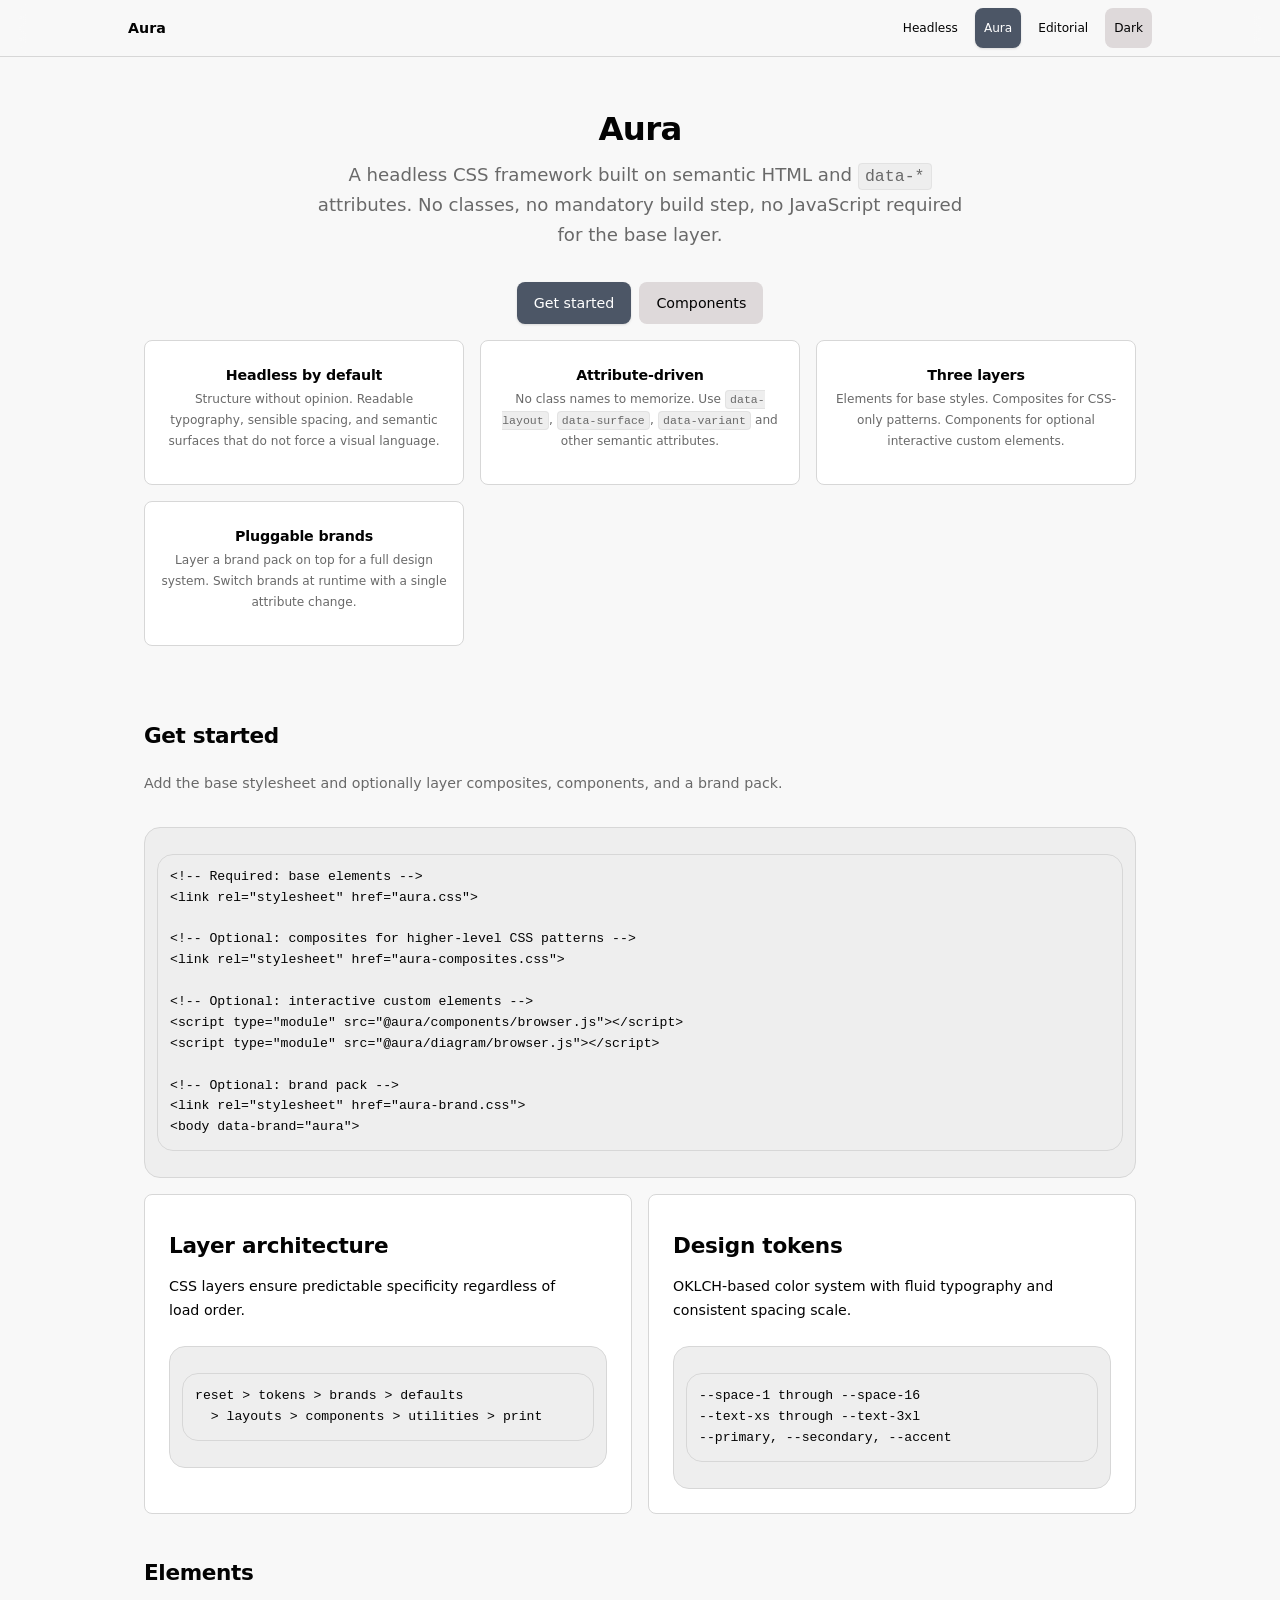
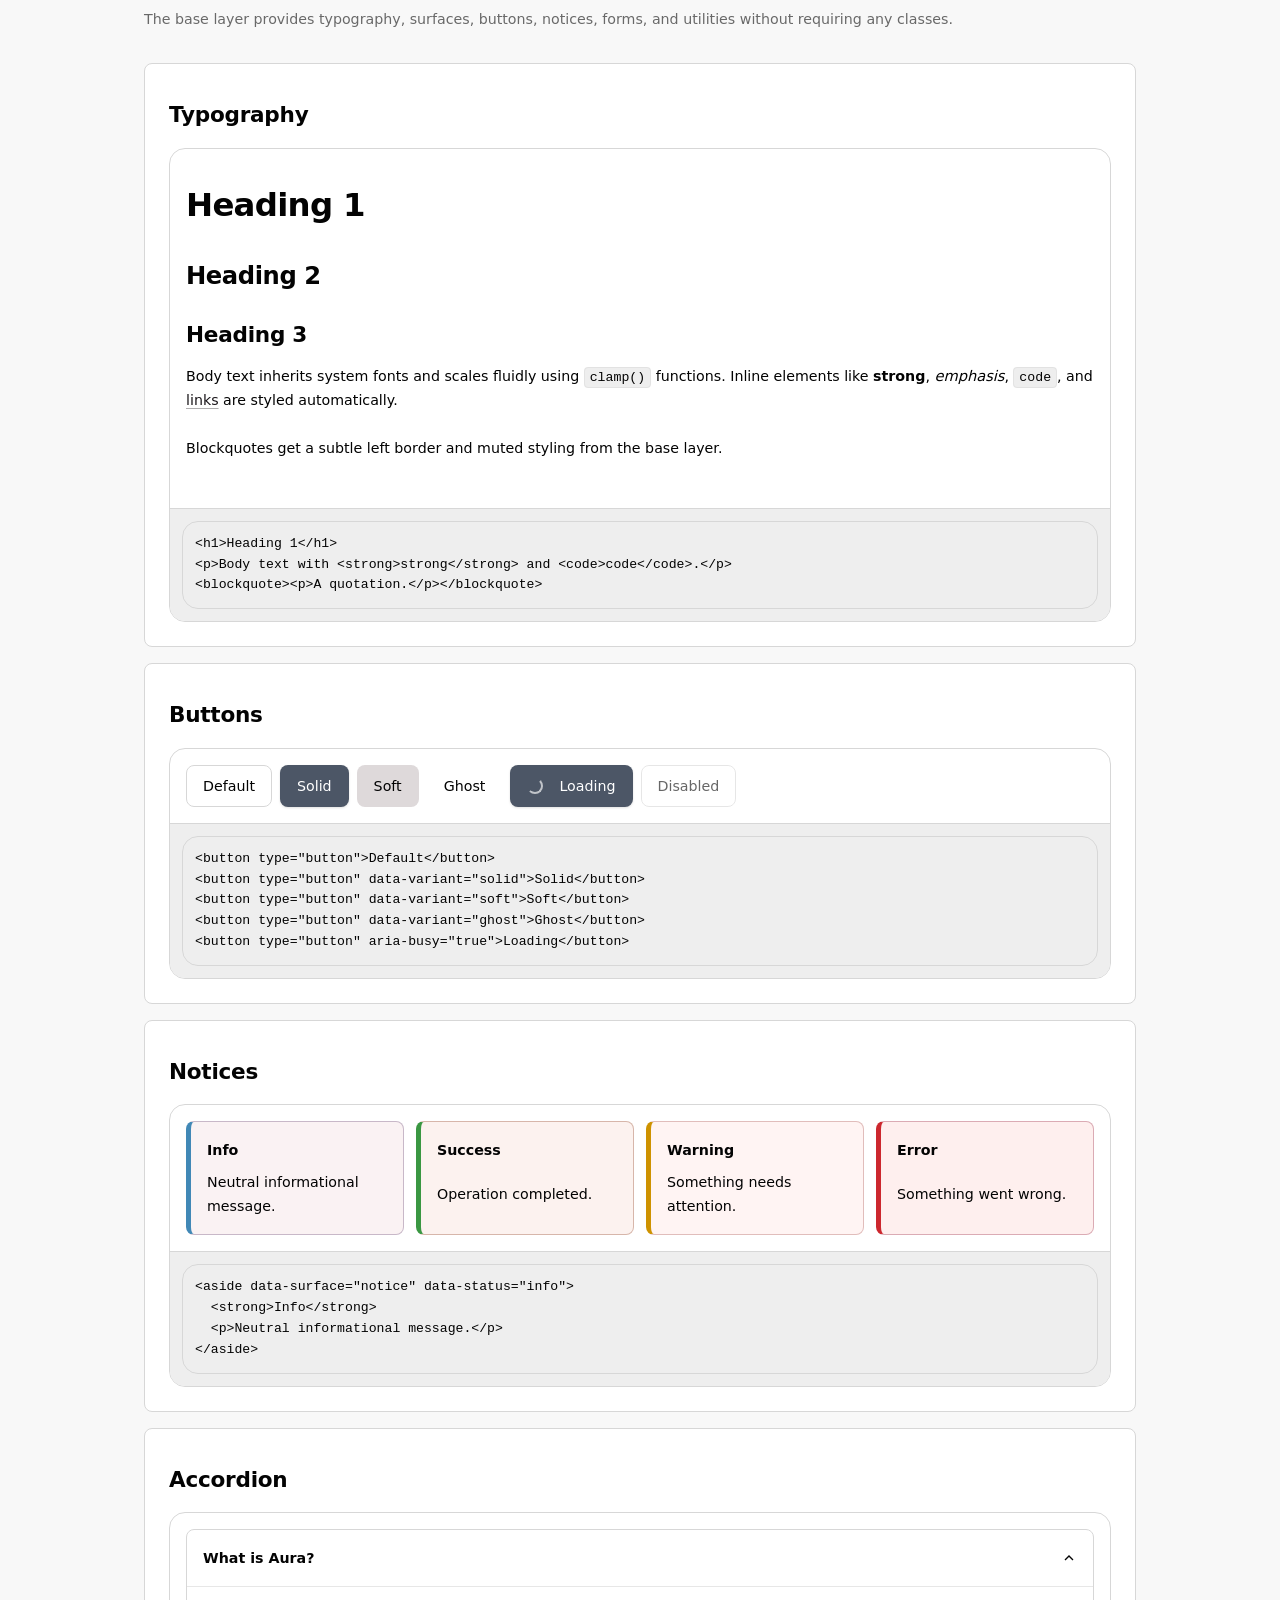
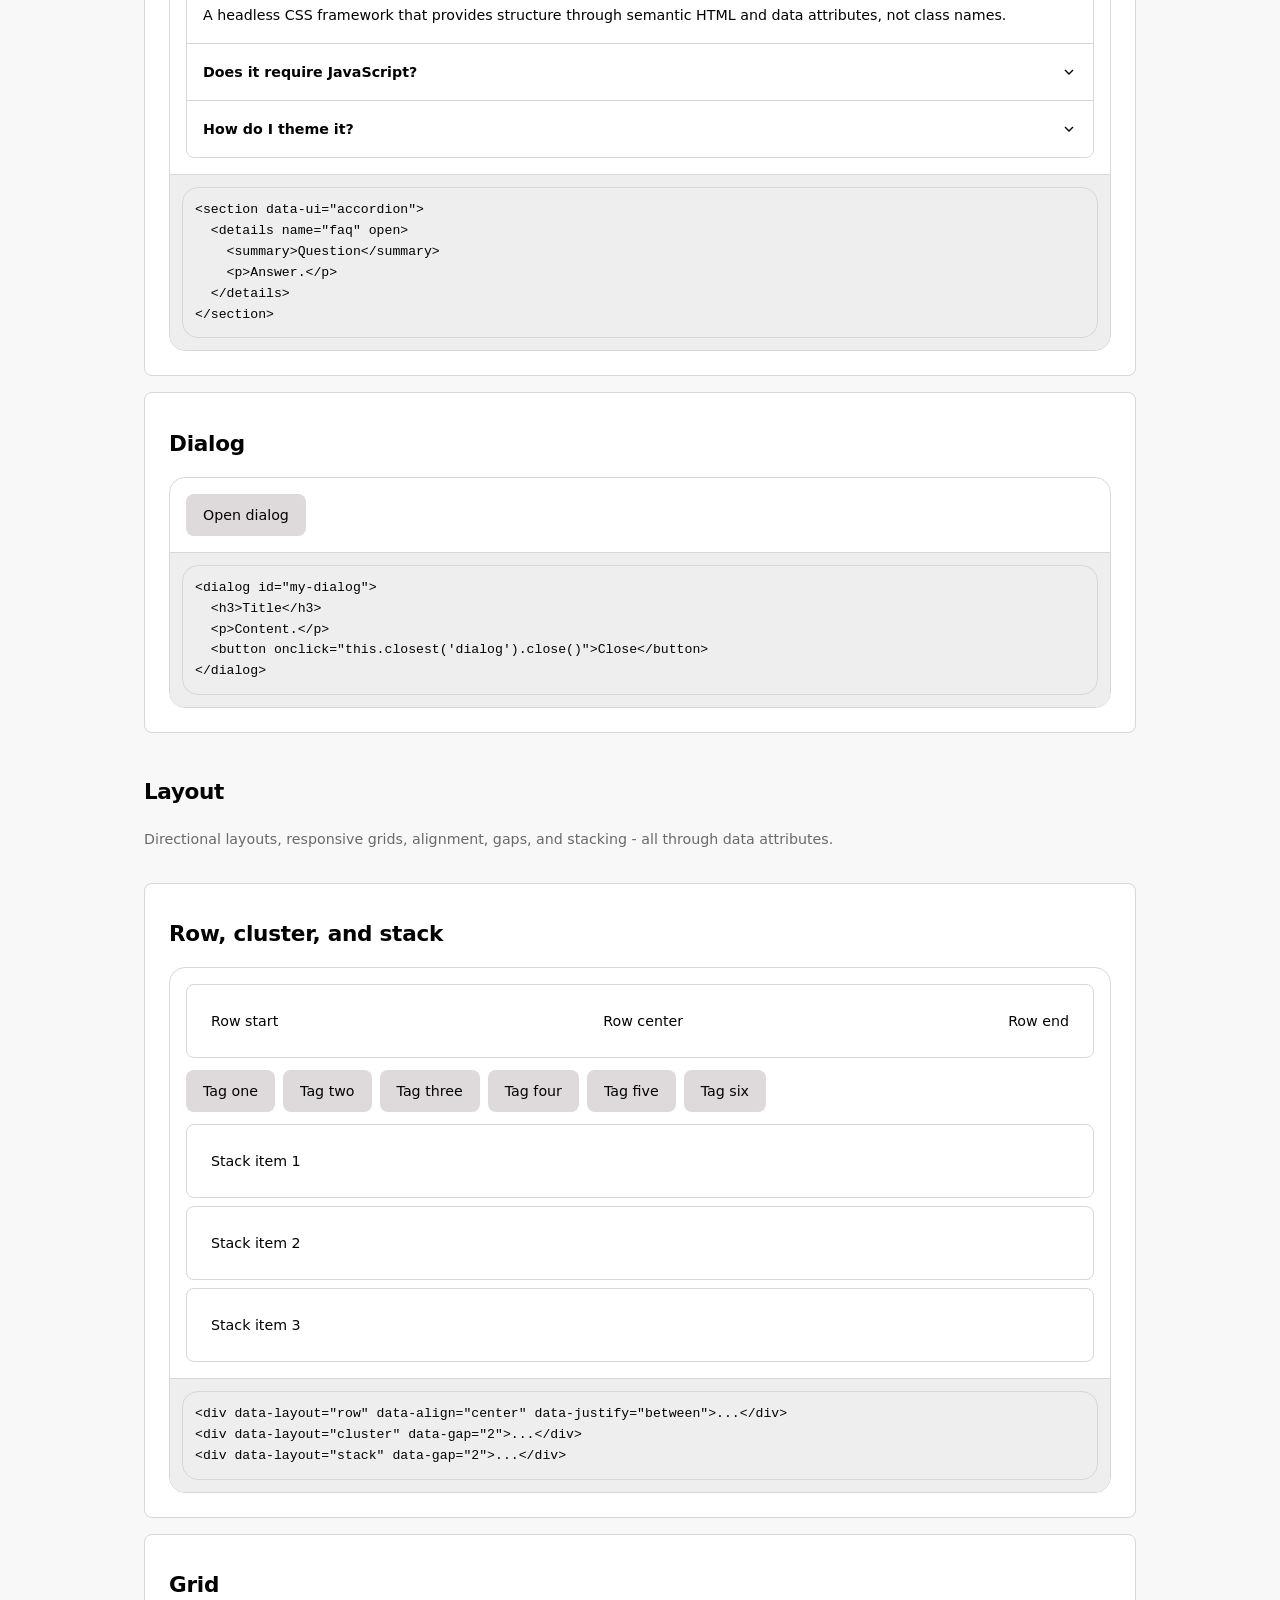
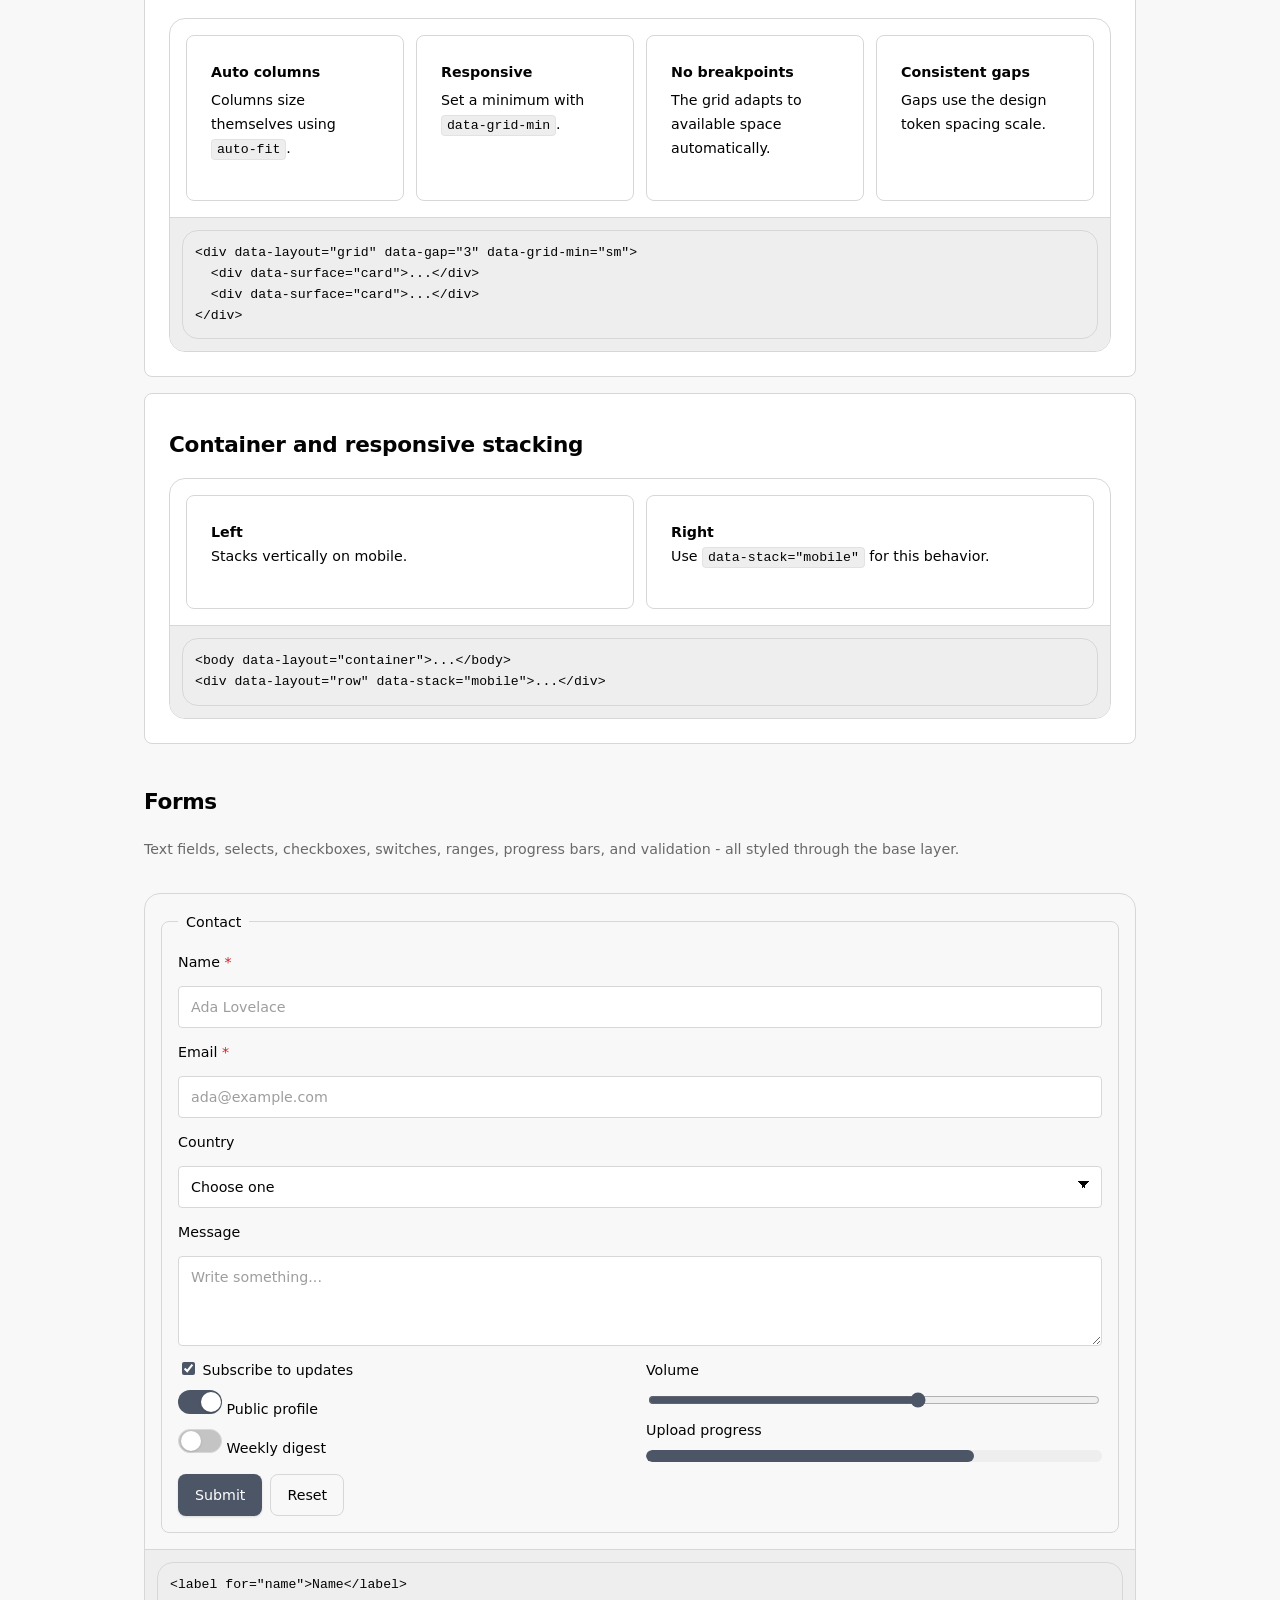
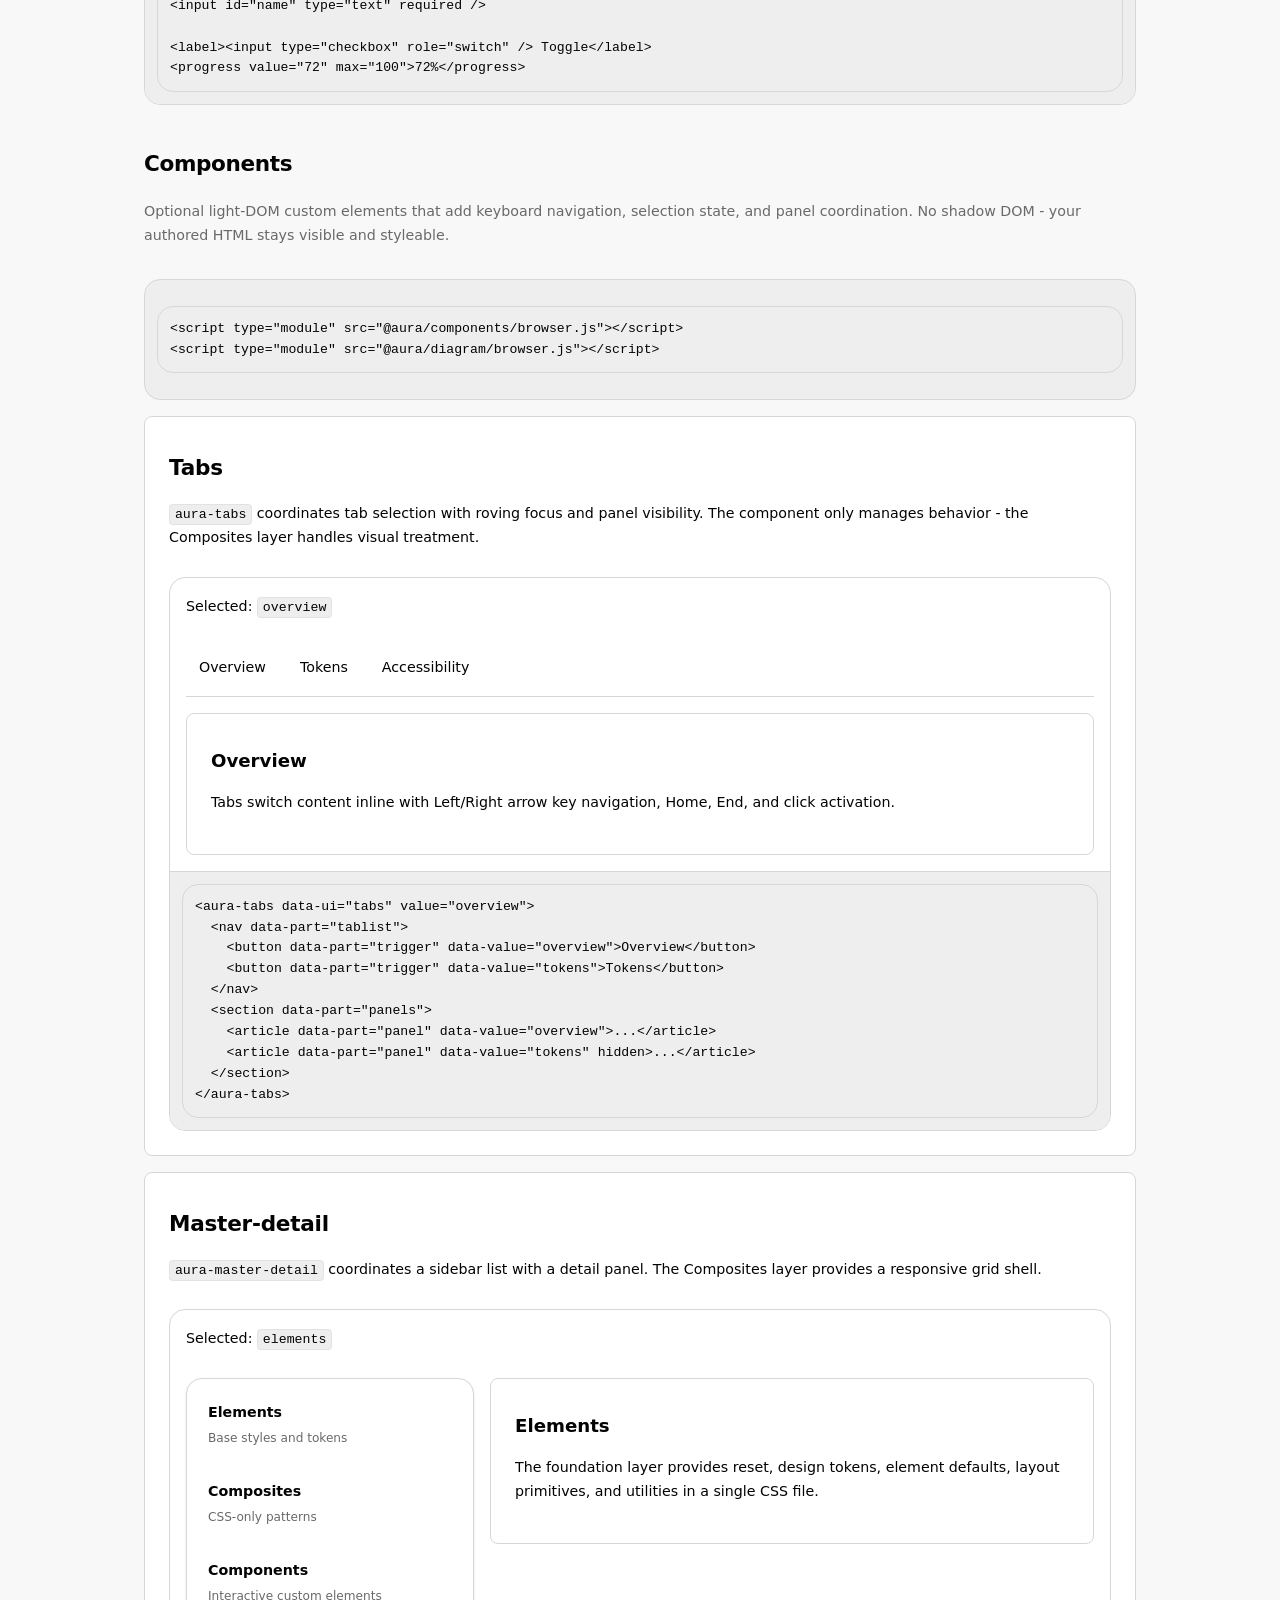
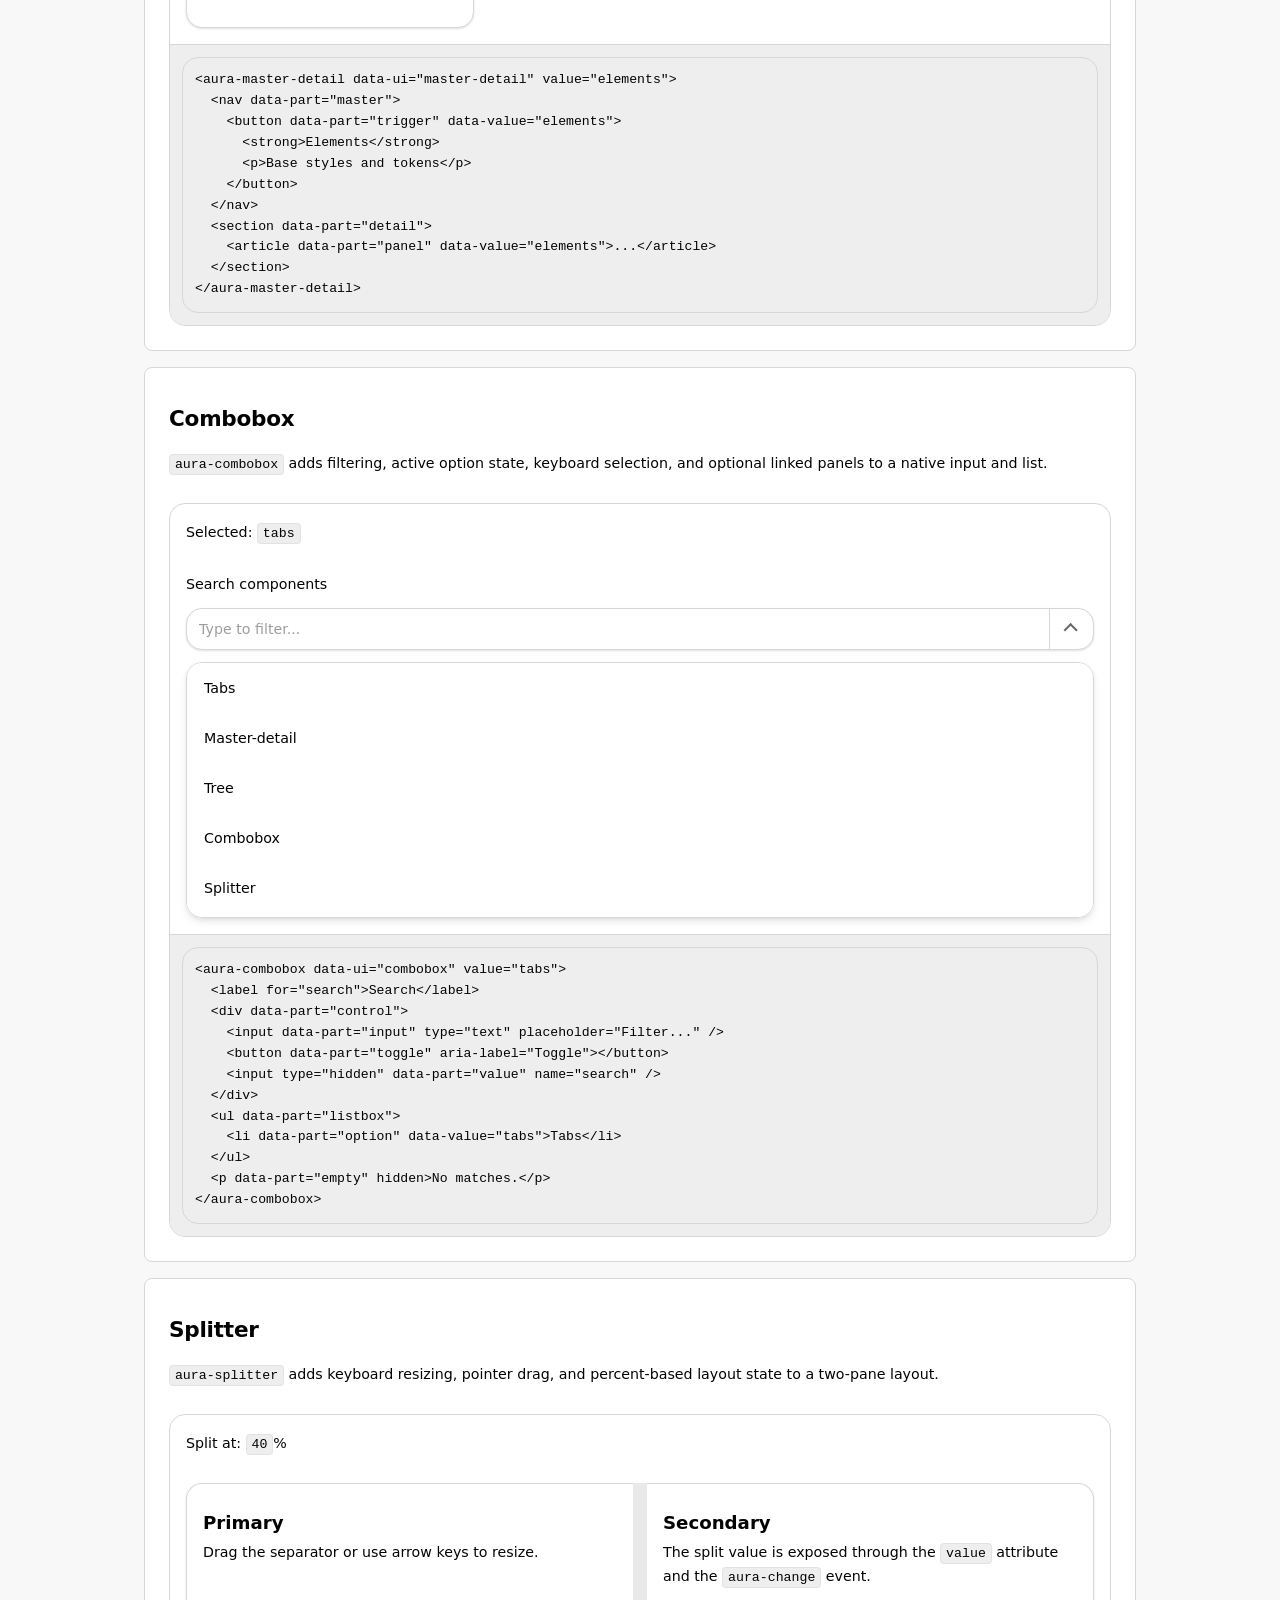
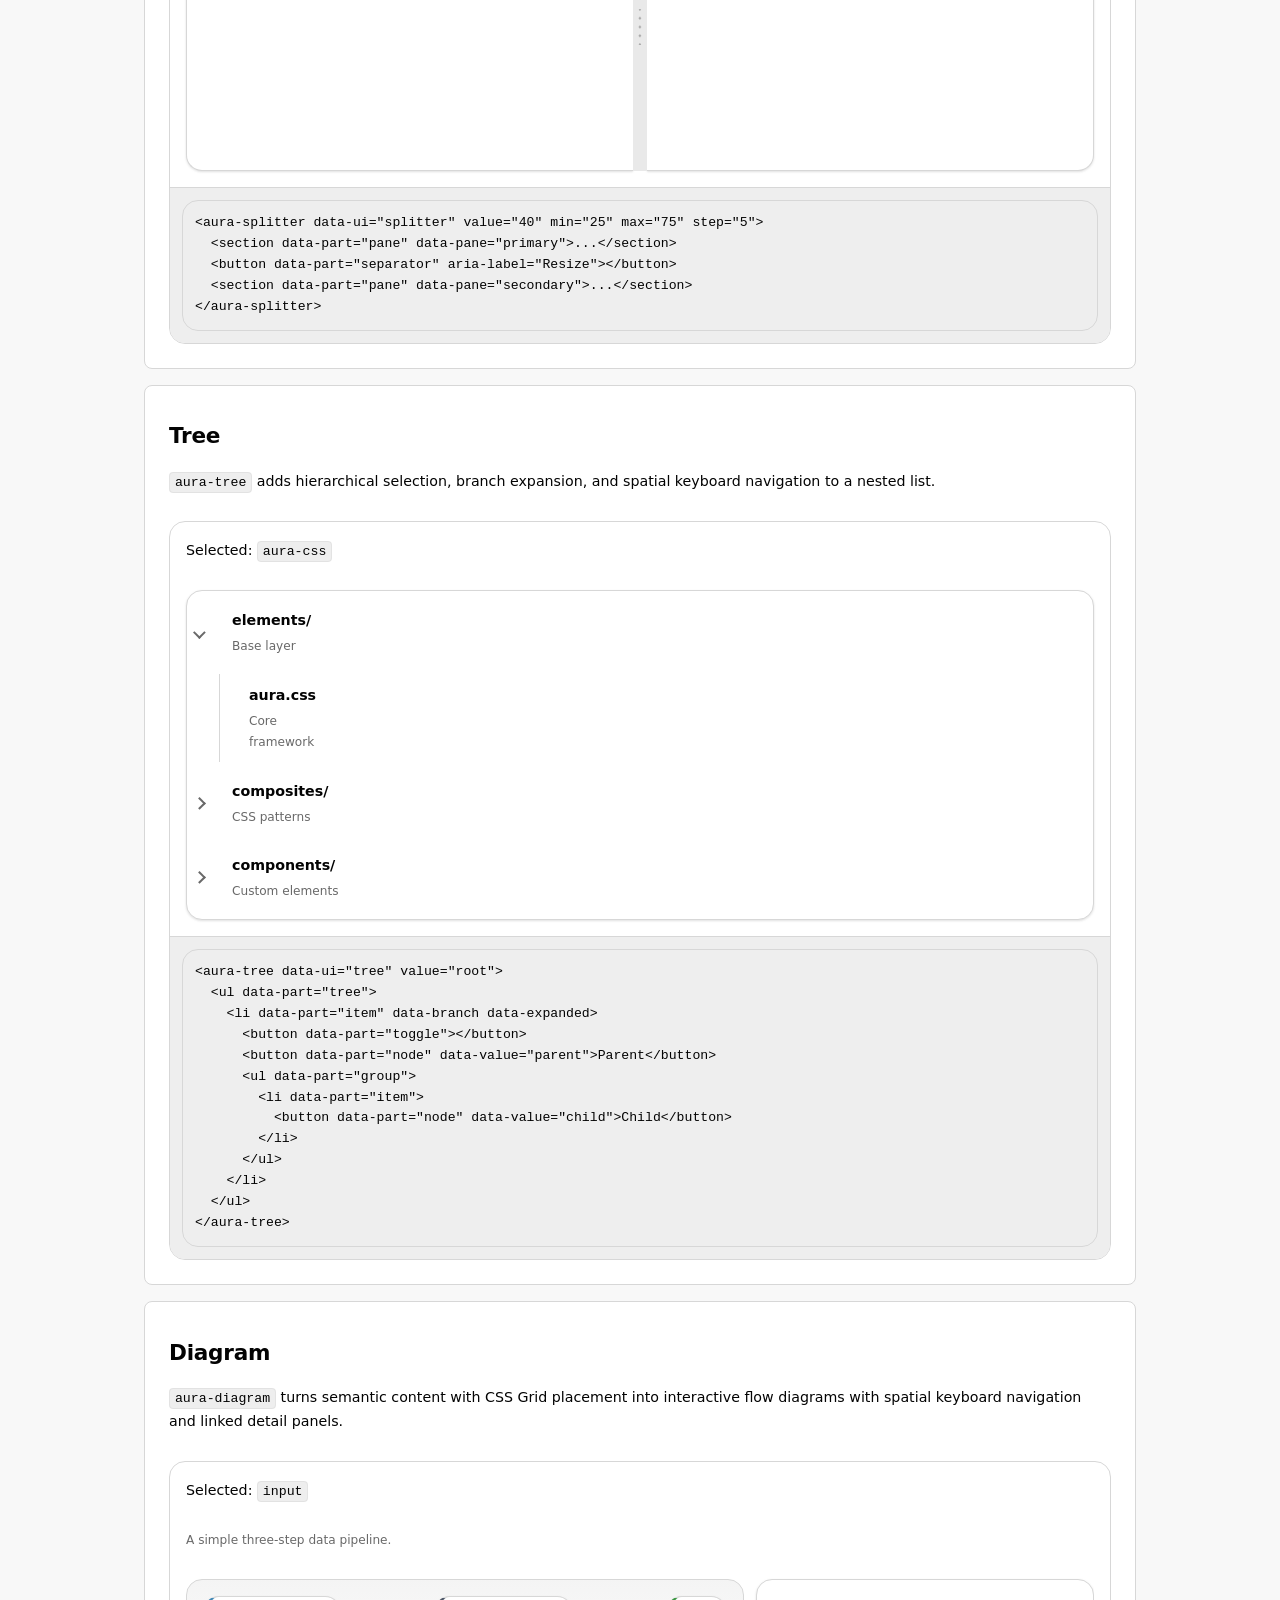
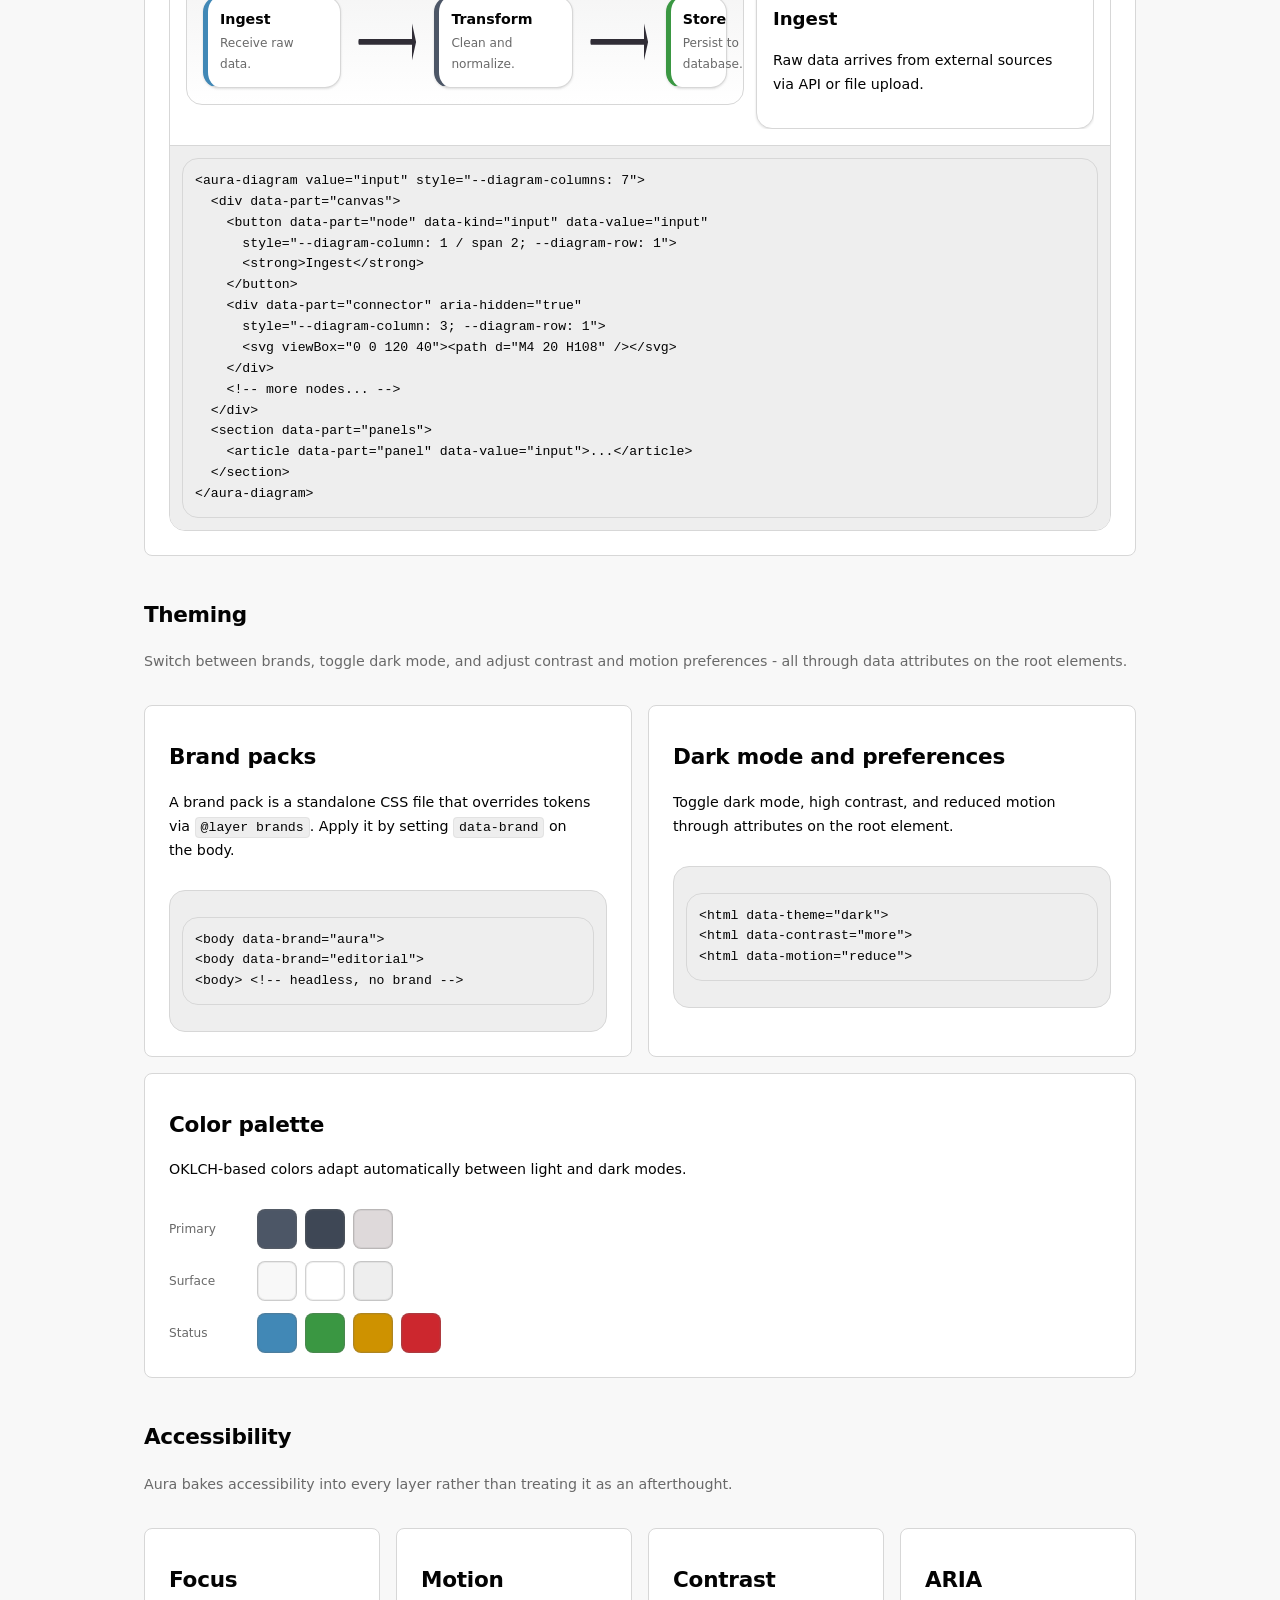
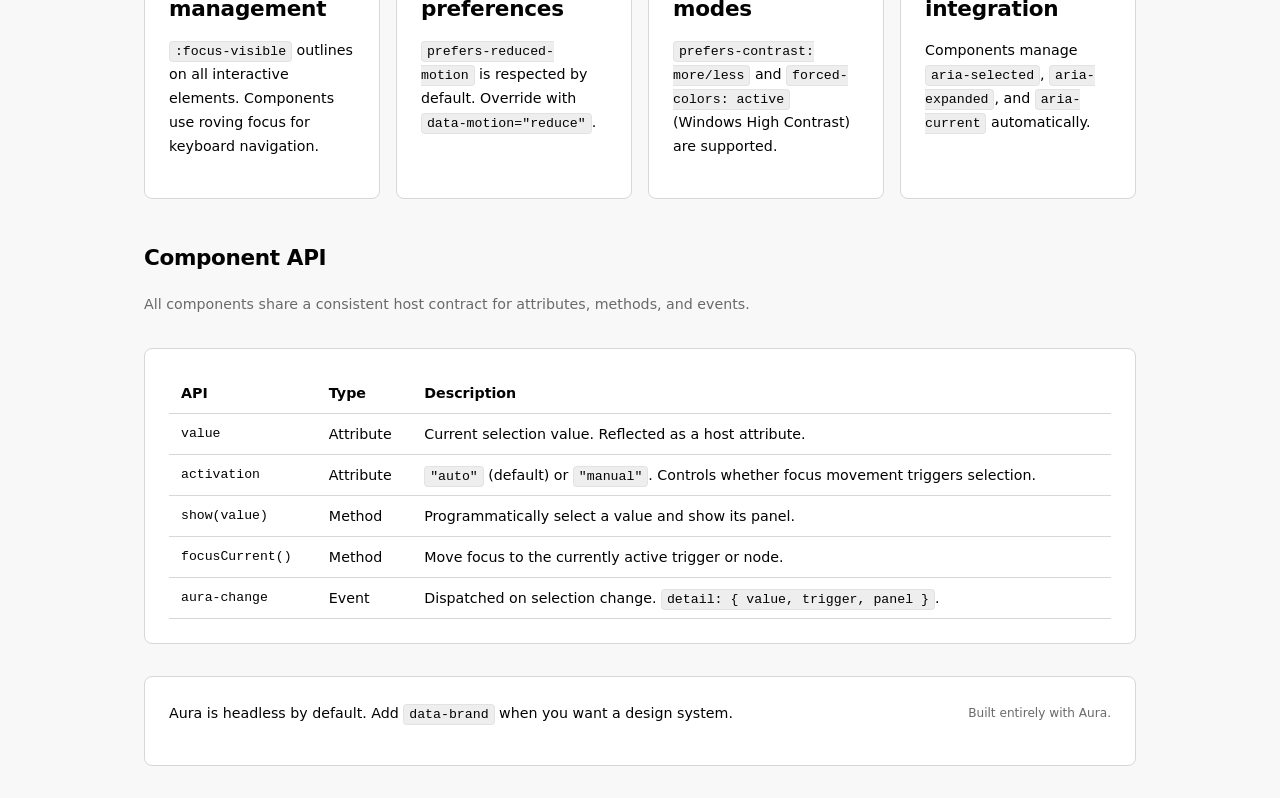
<file: site/index.html>
<!DOCTYPE html>
<html lang="en">
  <head>
    <meta charset="UTF-8" />
    <meta name="viewport" content="width=device-width, initial-scale=1.0" />
    <title>Aura - Headless CSS Framework</title>
    <link rel="stylesheet" href="../packages/elements/aura.css" />
    <link rel="stylesheet" href="../packages/composites/aura-composites.css" />
    <style>
      @layer site {
        [data-site="hero"] {
          padding-block: var(--space-8);
          text-align: center;
        }

        [data-site="hero"] h1 {
          font-size: clamp(var(--text-xl), 5vw, var(--text-3xl));
          letter-spacing: -0.02em;
          margin-block-end: var(--space-2);
        }

        [data-site="hero"] .lead {
          font-size: var(--text-lg);
          color: var(--text-muted);
          max-inline-size: 42rem;
          margin-inline: auto;
          overflow-wrap: break-word;
        }

        [data-site="hero"] .lead code {
          word-break: break-all;
        }

        [data-site="feature-grid"] {
          display: grid;
          grid-template-columns: repeat(auto-fit, minmax(min(16rem, 100%), 1fr));
          gap: var(--space-4);
        }

        [data-site="feature-grid"] article {
          padding: var(--space-4);
        }

        [data-site="feature-grid"] article h3 {
          font-size: var(--text-base);
          margin-block-end: var(--space-1);
        }

        [data-site="feature-grid"] article p {
          color: var(--text-muted);
          font-size: var(--text-sm);
        }

        [data-site="section"] {
          scroll-margin-block-start: var(--space-4);
        }

        [data-site="section"] > h2 {
          font-size: var(--text-xl);
          margin-block-end: var(--space-1);
        }

        [data-site="section"] > h2 + p {
          color: var(--text-muted);
          margin-block-end: var(--space-4);
        }

        [data-site="code-block"] {
          background-color: var(--surface-raised);
          border: 1px solid var(--border);
          border-radius: var(--radius-lg);
          padding: var(--space-3);
          overflow-x: auto;
          font-size: var(--text-sm);
        }

        [data-site="code-block"] code {
          background: none;
          padding: 0;
          border: 0;
          font-size: inherit;
        }

        [data-site="example"] {
          border: 1px solid var(--border);
          border-radius: var(--radius-lg);
          overflow: hidden;
        }

        [data-site="example"] > [data-site="example-preview"] {
          padding: var(--space-4);
        }

        [data-site="example"] > [data-site="example-code"] {
          border-block-start: 1px solid var(--border);
          padding: var(--space-3);
          background-color: var(--surface-raised);
          font-size: var(--text-sm);
          overflow-x: auto;
        }

        [data-site="example"] > [data-site="example-code"] pre {
          margin: 0;
        }

        [data-site="example"] > [data-site="example-code"] code {
          background: none;
          padding: 0;
          border: 0;
          font-size: inherit;
        }

        [data-site="toolbar"] {
          position: sticky;
          top: 0;
          z-index: 10;
          backdrop-filter: blur(12px);
          background-color: color-mix(
            in oklch,
            var(--bg) 85%,
            transparent
          );
          border-block-end: 1px solid var(--border);
          padding-block: var(--space-2);
          padding-inline: var(--space-4);
        }

        [data-site="toolbar"] button {
          font-size: var(--text-sm);
          padding-block: var(--space-1);
          padding-inline: var(--space-2);
        }

        [data-site="swatch"] {
          display: inline-block;
          inline-size: 2.5rem;
          block-size: 2.5rem;
          border-radius: var(--radius-md);
          border: 1px solid color-mix(in oklch, var(--text-muted) 30%, transparent);
          box-shadow: inset 0 0 0 1px color-mix(in oklch, var(--text-muted) 10%, transparent);
        }

        [data-site="swatch-row"] {
          display: flex;
          flex-wrap: wrap;
          gap: var(--space-2);
          align-items: center;
        }

        [data-site="swatch-row"] span {
          font-size: var(--text-sm);
          color: var(--text-muted);
          min-inline-size: 5rem;
        }

        [data-site="token-table"] td:first-child {
          font-family: var(--font-mono);
          font-size: var(--text-sm);
          white-space: nowrap;
        }
      }
    </style>
  </head>
  <body data-brand="aura">
    <!-- Sticky toolbar -->
    <div data-site="toolbar">
      <div
        data-layout="row"
        data-align="center"
        data-justify="between"
        data-gap="2"
        style="max-inline-size: 64rem; margin-inline: auto"
      >
        <strong>Aura</strong>
        <div data-layout="cluster" data-gap="2" data-align="center">
          <button id="brand-headless" type="button" data-variant="ghost">
            Headless
          </button>
          <button id="brand-aura" type="button" data-variant="solid">
            Aura
          </button>
          <button id="brand-editorial" type="button" data-variant="ghost">
            Editorial
          </button>
          <button id="toggle-dark" type="button" data-variant="soft">
            Dark
          </button>
        </div>
      </div>
    </div>

    <div
      data-layout="container"
      style="max-inline-size: 64rem; padding-block-end: var(--space-8)"
    >
      <div data-layout="stack" data-gap="8">
        <!-- Hero -->
        <header data-site="hero">
          <div data-layout="stack" data-gap="4">
            <div>
              <h1>Aura</h1>
              <p class="lead">
                A headless CSS framework built on semantic HTML and
                <code>data-*</code> attributes. No classes, no mandatory build
                step, no JavaScript required for the base layer.
              </p>
            </div>

            <div
              data-layout="cluster"
              data-gap="2"
              data-align="center"
              data-justify="center"
            >
              <a href="#get-started" role="button" data-variant="solid">
                Get started
              </a>
              <a href="#components" role="button" data-variant="soft">
                Components
              </a>
            </div>

            <div data-site="feature-grid">
              <article data-surface="card">
                <h3>Headless by default</h3>
                <p>
                  Structure without opinion. Readable typography, sensible
                  spacing, and semantic surfaces that do not force a visual
                  language.
                </p>
              </article>
              <article data-surface="card">
                <h3>Attribute-driven</h3>
                <p>
                  No class names to memorize. Use
                  <code>data-layout</code>, <code>data-surface</code>,
                  <code>data-variant</code> and other semantic attributes.
                </p>
              </article>
              <article data-surface="card">
                <h3>Three layers</h3>
                <p>
                  Elements for base styles. Composites for CSS-only patterns.
                  Components for optional interactive custom elements.
                </p>
              </article>
              <article data-surface="card">
                <h3>Pluggable brands</h3>
                <p>
                  Layer a brand pack on top for a full design system. Switch
                  brands at runtime with a single attribute change.
                </p>
              </article>
            </div>
          </div>
        </header>

        <!-- Get started -->
        <section
          id="get-started"
          data-site="section"
          data-layout="stack"
          data-gap="4"
        >
          <h2>Get started</h2>
          <p>
            Add the base stylesheet and optionally layer composites, components,
            and a brand pack.
          </p>

          <div data-site="code-block">
            <pre><code>&lt;!-- Required: base elements --&gt;
&lt;link rel="stylesheet" href="aura.css"&gt;

&lt;!-- Optional: composites for higher-level CSS patterns --&gt;
&lt;link rel="stylesheet" href="aura-composites.css"&gt;

&lt;!-- Optional: interactive custom elements --&gt;
&lt;script type="module" src="@aura/components/browser.js"&gt;&lt;/script&gt;
&lt;script type="module" src="@aura/diagram/browser.js"&gt;&lt;/script&gt;

&lt;!-- Optional: brand pack --&gt;
&lt;link rel="stylesheet" href="aura-brand.css"&gt;
&lt;body data-brand="aura"&gt;</code></pre>
          </div>

          <div data-layout="grid" data-gap="4" data-grid-min="md">
            <article data-surface="card" data-layout="stack" data-gap="2">
              <h3>Layer architecture</h3>
              <p>
                CSS layers ensure predictable specificity regardless of load
                order.
              </p>
              <div data-site="code-block">
                <pre><code>reset > tokens > brands > defaults
  > layouts > components > utilities > print</code></pre>
              </div>
            </article>
            <article data-surface="card" data-layout="stack" data-gap="2">
              <h3>Design tokens</h3>
              <p>
                OKLCH-based color system with fluid typography and consistent
                spacing scale.
              </p>
              <div data-site="code-block">
                <pre><code>--space-1 through --space-16
--text-xs through --text-3xl
--primary, --secondary, --accent</code></pre>
              </div>
            </article>
          </div>
        </section>

        <!-- Typography and surfaces -->
        <section
          id="elements"
          data-site="section"
          data-layout="stack"
          data-gap="4"
        >
          <h2>Elements</h2>
          <p>
            The base layer provides typography, surfaces, buttons, notices,
            forms, and utilities without requiring any classes.
          </p>

          <!-- Typography -->
          <article data-surface="card" data-layout="stack" data-gap="3">
            <h3>Typography</h3>
            <div data-site="example">
              <div data-site="example-preview">
                <div data-layout="stack" data-gap="2">
                  <h1>Heading 1</h1>
                  <h2>Heading 2</h2>
                  <h3>Heading 3</h3>
                  <p>
                    Body text inherits system fonts and scales fluidly using
                    <code>clamp()</code> functions. Inline elements like
                    <strong>strong</strong>, <em>emphasis</em>,
                    <code>code</code>, and <a href="#">links</a> are styled
                    automatically.
                  </p>
                  <blockquote>
                    <p>
                      Blockquotes get a subtle left border and muted styling
                      from the base layer.
                    </p>
                  </blockquote>
                </div>
              </div>
              <div data-site="example-code">
                <pre><code>&lt;h1&gt;Heading 1&lt;/h1&gt;
&lt;p&gt;Body text with &lt;strong&gt;strong&lt;/strong&gt; and &lt;code&gt;code&lt;/code&gt;.&lt;/p&gt;
&lt;blockquote&gt;&lt;p&gt;A quotation.&lt;/p&gt;&lt;/blockquote&gt;</code></pre>
              </div>
            </div>
          </article>

          <!-- Buttons -->
          <article data-surface="card" data-layout="stack" data-gap="3">
            <h3>Buttons</h3>
            <div data-site="example">
              <div data-site="example-preview">
                <div
                  data-layout="cluster"
                  data-gap="2"
                  data-align="center"
                  data-stack="mobile"
                >
                  <button type="button">Default</button>
                  <button type="button" data-variant="solid">Solid</button>
                  <button type="button" data-variant="soft">Soft</button>
                  <button type="button" data-variant="ghost">Ghost</button>
                  <button type="button" data-variant="solid" aria-busy="true">
                    Loading
                  </button>
                  <button type="button" disabled>Disabled</button>
                </div>
              </div>
              <div data-site="example-code">
                <pre><code>&lt;button type="button"&gt;Default&lt;/button&gt;
&lt;button type="button" data-variant="solid"&gt;Solid&lt;/button&gt;
&lt;button type="button" data-variant="soft"&gt;Soft&lt;/button&gt;
&lt;button type="button" data-variant="ghost"&gt;Ghost&lt;/button&gt;
&lt;button type="button" aria-busy="true"&gt;Loading&lt;/button&gt;</code></pre>
              </div>
            </div>
          </article>

          <!-- Notices -->
          <article data-surface="card" data-layout="stack" data-gap="3">
            <h3>Notices</h3>
            <div data-site="example">
              <div data-site="example-preview">
                <div data-layout="grid" data-gap="3" data-grid-min="sm">
                  <aside data-surface="notice" data-status="info">
                    <strong>Info</strong>
                    <p>Neutral informational message.</p>
                  </aside>
                  <aside data-surface="notice" data-status="success">
                    <strong>Success</strong>
                    <p>Operation completed.</p>
                  </aside>
                  <aside data-surface="notice" data-status="warning">
                    <strong>Warning</strong>
                    <p>Something needs attention.</p>
                  </aside>
                  <aside data-surface="notice" data-status="error">
                    <strong>Error</strong>
                    <p>Something went wrong.</p>
                  </aside>
                </div>
              </div>
              <div data-site="example-code">
                <pre><code>&lt;aside data-surface="notice" data-status="info"&gt;
  &lt;strong&gt;Info&lt;/strong&gt;
  &lt;p&gt;Neutral informational message.&lt;/p&gt;
&lt;/aside&gt;</code></pre>
              </div>
            </div>
          </article>

          <!-- Accordion -->
          <article data-surface="card" data-layout="stack" data-gap="3">
            <h3>Accordion</h3>
            <div data-site="example">
              <div data-site="example-preview">
                <section data-ui="accordion" aria-label="FAQ">
                  <details name="faq" open>
                    <summary>What is Aura?</summary>
                    <p>
                      A headless CSS framework that provides structure through
                      semantic HTML and data attributes, not class names.
                    </p>
                  </details>
                  <details name="faq">
                    <summary>Does it require JavaScript?</summary>
                    <p>
                      The base Elements and Composites layers are pure CSS. The
                      Components layer adds optional interactive custom elements.
                    </p>
                  </details>
                  <details name="faq">
                    <summary>How do I theme it?</summary>
                    <p>
                      Override design tokens in a brand pack CSS file and apply
                      it with <code>data-brand</code> on the body element.
                    </p>
                  </details>
                </section>
              </div>
              <div data-site="example-code">
                <pre><code>&lt;section data-ui="accordion"&gt;
  &lt;details name="faq" open&gt;
    &lt;summary&gt;Question&lt;/summary&gt;
    &lt;p&gt;Answer.&lt;/p&gt;
  &lt;/details&gt;
&lt;/section&gt;</code></pre>
              </div>
            </div>
          </article>

          <!-- Dialog -->
          <article data-surface="card" data-layout="stack" data-gap="3">
            <h3>Dialog</h3>
            <div data-site="example">
              <div data-site="example-preview">
                <button
                  id="open-dialog"
                  type="button"
                  data-variant="soft"
                >
                  Open dialog
                </button>

                <dialog id="site-dialog">
                  <h3>Dialog</h3>
                  <p>
                    Native dialogs inherit active tokens, lock page scroll,
                    and use a motion-safe entry transition.
                  </p>
                  <div
                    data-layout="cluster"
                    data-gap="2"
                    data-justify="end"
                  >
                    <button
                      id="close-dialog"
                      type="button"
                      data-variant="ghost"
                    >
                      Close
                    </button>
                    <button type="button" data-variant="solid">
                      Confirm
                    </button>
                  </div>
                </dialog>
              </div>
              <div data-site="example-code">
                <pre><code>&lt;dialog id="my-dialog"&gt;
  &lt;h3&gt;Title&lt;/h3&gt;
  &lt;p&gt;Content.&lt;/p&gt;
  &lt;button onclick="this.closest('dialog').close()"&gt;Close&lt;/button&gt;
&lt;/dialog&gt;</code></pre>
              </div>
            </div>
          </article>
        </section>

        <!-- Layout -->
        <section
          id="layout"
          data-site="section"
          data-layout="stack"
          data-gap="4"
        >
          <h2>Layout</h2>
          <p>
            Directional layouts, responsive grids, alignment, gaps, and
            stacking - all through data attributes.
          </p>

          <!-- Row -->
          <article data-surface="card" data-layout="stack" data-gap="3">
            <h3>Row, cluster, and stack</h3>
            <div data-site="example">
              <div data-site="example-preview">
                <div data-layout="stack" data-gap="3">
                  <div
                    data-layout="row"
                    data-align="center"
                    data-justify="between"
                    data-gap="2"
                    data-surface="card"
                  >
                    <span>Row start</span>
                    <span>Row center</span>
                    <span>Row end</span>
                  </div>

                  <div data-layout="cluster" data-gap="2">
                    <button type="button" data-variant="soft">Tag one</button>
                    <button type="button" data-variant="soft">Tag two</button>
                    <button type="button" data-variant="soft">
                      Tag three
                    </button>
                    <button type="button" data-variant="soft">Tag four</button>
                    <button type="button" data-variant="soft">Tag five</button>
                    <button type="button" data-variant="soft">Tag six</button>
                  </div>

                  <div data-layout="stack" data-gap="2">
                    <div data-surface="card">Stack item 1</div>
                    <div data-surface="card">Stack item 2</div>
                    <div data-surface="card">Stack item 3</div>
                  </div>
                </div>
              </div>
              <div data-site="example-code">
                <pre><code>&lt;div data-layout="row" data-align="center" data-justify="between"&gt;...&lt;/div&gt;
&lt;div data-layout="cluster" data-gap="2"&gt;...&lt;/div&gt;
&lt;div data-layout="stack" data-gap="2"&gt;...&lt;/div&gt;</code></pre>
              </div>
            </div>
          </article>

          <!-- Grid -->
          <article data-surface="card" data-layout="stack" data-gap="3">
            <h3>Grid</h3>
            <div data-site="example">
              <div data-site="example-preview">
                <div data-layout="grid" data-gap="3" data-grid-min="sm">
                  <div data-surface="card" data-layout="stack" data-gap="1">
                    <strong>Auto columns</strong>
                    <p>Columns size themselves using <code>auto-fit</code>.</p>
                  </div>
                  <div data-surface="card" data-layout="stack" data-gap="1">
                    <strong>Responsive</strong>
                    <p>Set a minimum with <code>data-grid-min</code>.</p>
                  </div>
                  <div data-surface="card" data-layout="stack" data-gap="1">
                    <strong>No breakpoints</strong>
                    <p>The grid adapts to available space automatically.</p>
                  </div>
                  <div data-surface="card" data-layout="stack" data-gap="1">
                    <strong>Consistent gaps</strong>
                    <p>Gaps use the design token spacing scale.</p>
                  </div>
                </div>
              </div>
              <div data-site="example-code">
                <pre><code>&lt;div data-layout="grid" data-gap="3" data-grid-min="sm"&gt;
  &lt;div data-surface="card"&gt;...&lt;/div&gt;
  &lt;div data-surface="card"&gt;...&lt;/div&gt;
&lt;/div&gt;</code></pre>
              </div>
            </div>
          </article>

          <!-- Container and mobile stacking -->
          <article data-surface="card" data-layout="stack" data-gap="3">
            <h3>Container and responsive stacking</h3>
            <div data-site="example">
              <div data-site="example-preview">
                <div
                  data-layout="row"
                  data-gap="3"
                  data-align="center"
                  data-stack="mobile"
                >
                  <div data-surface="card" style="flex: 1">
                    <strong>Left</strong>
                    <p>Stacks vertically on mobile.</p>
                  </div>
                  <div data-surface="card" style="flex: 1">
                    <strong>Right</strong>
                    <p>Use <code>data-stack="mobile"</code> for this behavior.</p>
                  </div>
                </div>
              </div>
              <div data-site="example-code">
                <pre><code>&lt;body data-layout="container"&gt;...&lt;/body&gt;
&lt;div data-layout="row" data-stack="mobile"&gt;...&lt;/div&gt;</code></pre>
              </div>
            </div>
          </article>
        </section>

        <!-- Forms -->
        <section
          id="forms"
          data-site="section"
          data-layout="stack"
          data-gap="4"
        >
          <h2>Forms</h2>
          <p>
            Text fields, selects, checkboxes, switches, ranges, progress bars,
            and validation - all styled through the base layer.
          </p>

          <div data-site="example">
            <div data-site="example-preview">
              <form
                data-layout="stack"
                data-gap="3"
                onsubmit="event.preventDefault()"
              >
                <fieldset data-layout="stack" data-gap="3">
                  <legend>Contact</legend>

                  <label for="site-name">Name</label>
                  <input
                    id="site-name"
                    type="text"
                    required
                    placeholder="Ada Lovelace"
                  />

                  <label for="site-email">Email</label>
                  <input
                    id="site-email"
                    type="email"
                    required
                    placeholder="ada@example.com"
                  />

                  <label for="site-country">Country</label>
                  <select id="site-country">
                    <option value="">Choose one</option>
                    <option value="rs">Serbia</option>
                    <option value="uk">United Kingdom</option>
                    <option value="us">United States</option>
                  </select>

                  <label for="site-message">Message</label>
                  <textarea
                    id="site-message"
                    rows="3"
                    placeholder="Write something..."
                  ></textarea>

                  <div data-layout="grid" data-gap="3" data-grid-min="md">
                    <div data-layout="stack" data-gap="2">
                      <label>
                        <input type="checkbox" checked /> Subscribe to updates
                      </label>
                      <label>
                        <input type="checkbox" role="switch" checked />
                        Public profile
                      </label>
                      <label>
                        <input type="checkbox" role="switch" />
                        Weekly digest
                      </label>
                    </div>
                    <div data-layout="stack" data-gap="2">
                      <label for="site-volume">Volume</label>
                      <input id="site-volume" type="range" value="60" />
                      <label>Upload progress</label>
                      <progress value="72" max="100">72%</progress>
                    </div>
                  </div>

                  <div data-layout="cluster" data-gap="2" data-align="center">
                    <button type="submit" data-variant="solid">Submit</button>
                    <button type="reset">Reset</button>
                  </div>
                </fieldset>
              </form>
            </div>
            <div data-site="example-code">
              <pre><code>&lt;label for="name"&gt;Name&lt;/label&gt;
&lt;input id="name" type="text" required /&gt;

&lt;label&gt;&lt;input type="checkbox" role="switch" /&gt; Toggle&lt;/label&gt;
&lt;progress value="72" max="100"&gt;72%&lt;/progress&gt;</code></pre>
            </div>
          </div>
        </section>

        <!-- Components -->
        <section
          id="components"
          data-site="section"
          data-layout="stack"
          data-gap="4"
        >
          <h2>Components</h2>
          <p>
            Optional light-DOM custom elements that add keyboard navigation,
            selection state, and panel coordination. No shadow DOM - your
            authored HTML stays visible and styleable.
          </p>

          <div data-site="code-block">
            <pre><code>&lt;script type="module" src="@aura/components/browser.js"&gt;&lt;/script&gt;
&lt;script type="module" src="@aura/diagram/browser.js"&gt;&lt;/script&gt;</code></pre>
          </div>

          <!-- Tabs -->
          <article data-surface="card" data-layout="stack" data-gap="3">
            <h3>Tabs</h3>
            <p>
              <code>aura-tabs</code> coordinates tab selection with roving
              focus and panel visibility. The component only manages behavior -
              the Composites layer handles visual treatment.
            </p>
            <div data-site="example">
              <div data-site="example-preview">
                <div data-layout="stack" data-gap="3">
                  <p>
                    Selected:
                    <code id="tabs-out">overview</code>
                  </p>
                  <aura-tabs
                    id="site-tabs"
                    data-ui="tabs"
                    value="overview"
                  >
                    <nav data-part="tablist" aria-label="Feature views">
                      <button
                        type="button"
                        data-part="trigger"
                        data-value="overview"
                      >
                        Overview
                      </button>
                      <button
                        type="button"
                        data-part="trigger"
                        data-value="tokens"
                      >
                        Tokens
                      </button>
                      <button
                        type="button"
                        data-part="trigger"
                        data-value="a11y"
                      >
                        Accessibility
                      </button>
                    </nav>

                    <section data-part="panels">
                      <article
                        data-part="panel"
                        data-surface="card"
                        data-value="overview"
                      >
                        <h4>Overview</h4>
                        <p>
                          Tabs switch content inline with Left/Right arrow key
                          navigation, Home, End, and click activation.
                        </p>
                      </article>
                      <article
                        data-part="panel"
                        data-surface="card"
                        data-value="tokens"
                        hidden
                      >
                        <h4>Tokens</h4>
                        <p>
                          Visual treatment comes from CSS tokens in the
                          Composites layer. The component only manages selection
                          and panel visibility.
                        </p>
                      </article>
                      <article
                        data-part="panel"
                        data-surface="card"
                        data-value="a11y"
                        hidden
                      >
                        <h4>Accessibility</h4>
                        <p>
                          Roving focus with <code>tabindex</code>,
                          <code>aria-selected</code>, and proper tab semantics
                          are handled automatically.
                        </p>
                      </article>
                    </section>
                  </aura-tabs>
                </div>
              </div>
              <div data-site="example-code">
                <pre><code>&lt;aura-tabs data-ui="tabs" value="overview"&gt;
  &lt;nav data-part="tablist"&gt;
    &lt;button data-part="trigger" data-value="overview"&gt;Overview&lt;/button&gt;
    &lt;button data-part="trigger" data-value="tokens"&gt;Tokens&lt;/button&gt;
  &lt;/nav&gt;
  &lt;section data-part="panels"&gt;
    &lt;article data-part="panel" data-value="overview"&gt;...&lt;/article&gt;
    &lt;article data-part="panel" data-value="tokens" hidden&gt;...&lt;/article&gt;
  &lt;/section&gt;
&lt;/aura-tabs&gt;</code></pre>
              </div>
            </div>
          </article>

          <!-- Master-detail -->
          <article data-surface="card" data-layout="stack" data-gap="3">
            <h3>Master-detail</h3>
            <p>
              <code>aura-master-detail</code> coordinates a sidebar list with a
              detail panel. The Composites layer provides a responsive grid
              shell.
            </p>
            <div data-site="example">
              <div data-site="example-preview">
                <div data-layout="stack" data-gap="3">
                  <p>
                    Selected:
                    <code id="md-out">elements</code>
                  </p>
                  <aura-master-detail
                    id="site-md"
                    data-ui="master-detail"
                    value="elements"
                  >
                    <nav data-part="master">
                      <button
                        type="button"
                        data-part="trigger"
                        data-value="elements"
                      >
                        <strong>Elements</strong>
                        <p>Base styles and tokens</p>
                      </button>
                      <button
                        type="button"
                        data-part="trigger"
                        data-value="composites"
                      >
                        <strong>Composites</strong>
                        <p>CSS-only patterns</p>
                      </button>
                      <button
                        type="button"
                        data-part="trigger"
                        data-value="components"
                      >
                        <strong>Components</strong>
                        <p>Interactive custom elements</p>
                      </button>
                    </nav>

                    <section data-part="detail">
                      <article
                        data-part="panel"
                        data-surface="card"
                        data-value="elements"
                      >
                        <h4>Elements</h4>
                        <p>
                          The foundation layer provides reset, design tokens,
                          element defaults, layout primitives, and utilities in
                          a single CSS file.
                        </p>
                      </article>
                      <article
                        data-part="panel"
                        data-surface="card"
                        data-value="composites"
                        hidden
                      >
                        <h4>Composites</h4>
                        <p>
                          Higher-level CSS patterns like master-detail shells,
                          tab bars, tree views, and diagram canvases.
                          No JavaScript required.
                        </p>
                      </article>
                      <article
                        data-part="panel"
                        data-surface="card"
                        data-value="components"
                        hidden
                      >
                        <h4>Components</h4>
                        <p>
                          Light-DOM custom elements that add keyboard
                          navigation, focus management, and selection state.
                        </p>
                      </article>
                    </section>
                  </aura-master-detail>
                </div>
              </div>
              <div data-site="example-code">
                <pre><code>&lt;aura-master-detail data-ui="master-detail" value="elements"&gt;
  &lt;nav data-part="master"&gt;
    &lt;button data-part="trigger" data-value="elements"&gt;
      &lt;strong&gt;Elements&lt;/strong&gt;
      &lt;p&gt;Base styles and tokens&lt;/p&gt;
    &lt;/button&gt;
  &lt;/nav&gt;
  &lt;section data-part="detail"&gt;
    &lt;article data-part="panel" data-value="elements"&gt;...&lt;/article&gt;
  &lt;/section&gt;
&lt;/aura-master-detail&gt;</code></pre>
              </div>
            </div>
          </article>

          <!-- Combobox -->
          <article data-surface="card" data-layout="stack" data-gap="3">
            <h3>Combobox</h3>
            <p>
              <code>aura-combobox</code> adds filtering, active option state,
              keyboard selection, and optional linked panels to a native input
              and list.
            </p>
            <div data-site="example">
              <div data-site="example-preview">
                <div data-layout="stack" data-gap="3">
                  <p>
                    Selected:
                    <code id="combobox-out">tabs</code>
                  </p>
                  <aura-combobox
                    id="site-combobox"
                    data-ui="combobox"
                    value="tabs"
                  >
                    <label for="site-component-search">
                      Search components
                    </label>

                    <div data-part="control">
                      <input
                        id="site-component-search"
                        data-part="input"
                        type="text"
                        placeholder="Type to filter..."
                      />
                      <button
                        type="button"
                        data-part="toggle"
                        aria-label="Toggle options"
                      ></button>
                      <input
                        type="hidden"
                        data-part="value"
                        name="component"
                      />
                    </div>

                    <ul data-part="listbox">
                      <li data-part="option" data-value="tabs">Tabs</li>
                      <li data-part="option" data-value="master-detail">
                        Master-detail
                      </li>
                      <li data-part="option" data-value="tree">Tree</li>
                      <li data-part="option" data-value="combobox">
                        Combobox
                      </li>
                      <li data-part="option" data-value="splitter">
                        Splitter
                      </li>
                      <li data-part="option" data-value="diagram">Diagram</li>
                    </ul>

                    <p data-part="empty" hidden>No matches found.</p>
                  </aura-combobox>
                </div>
              </div>
              <div data-site="example-code">
                <pre><code>&lt;aura-combobox data-ui="combobox" value="tabs"&gt;
  &lt;label for="search"&gt;Search&lt;/label&gt;
  &lt;div data-part="control"&gt;
    &lt;input data-part="input" type="text" placeholder="Filter..." /&gt;
    &lt;button data-part="toggle" aria-label="Toggle"&gt;&lt;/button&gt;
    &lt;input type="hidden" data-part="value" name="search" /&gt;
  &lt;/div&gt;
  &lt;ul data-part="listbox"&gt;
    &lt;li data-part="option" data-value="tabs"&gt;Tabs&lt;/li&gt;
  &lt;/ul&gt;
  &lt;p data-part="empty" hidden&gt;No matches.&lt;/p&gt;
&lt;/aura-combobox&gt;</code></pre>
              </div>
            </div>
          </article>

          <!-- Splitter -->
          <article data-surface="card" data-layout="stack" data-gap="3">
            <h3>Splitter</h3>
            <p>
              <code>aura-splitter</code> adds keyboard resizing, pointer drag,
              and percent-based layout state to a two-pane layout.
            </p>
            <div data-site="example">
              <div data-site="example-preview">
                <div data-layout="stack" data-gap="3">
                  <p>
                    Split at:
                    <code id="splitter-out">40</code>%
                  </p>
                  <aura-splitter
                    id="site-splitter"
                    data-ui="splitter"
                    value="40"
                    min="25"
                    max="75"
                    step="5"
                  >
                    <section data-part="pane" data-pane="primary">
                      <h4>Primary</h4>
                      <p>
                        Drag the separator or use arrow keys to resize.
                      </p>
                    </section>
                    <button
                      type="button"
                      data-part="separator"
                      aria-label="Resize panes"
                    ></button>
                    <section data-part="pane" data-pane="secondary">
                      <h4>Secondary</h4>
                      <p>
                        The split value is exposed through the
                        <code>value</code> attribute and the
                        <code>aura-change</code> event.
                      </p>
                    </section>
                  </aura-splitter>
                </div>
              </div>
              <div data-site="example-code">
                <pre><code>&lt;aura-splitter data-ui="splitter" value="40" min="25" max="75" step="5"&gt;
  &lt;section data-part="pane" data-pane="primary"&gt;...&lt;/section&gt;
  &lt;button data-part="separator" aria-label="Resize"&gt;&lt;/button&gt;
  &lt;section data-part="pane" data-pane="secondary"&gt;...&lt;/section&gt;
&lt;/aura-splitter&gt;</code></pre>
              </div>
            </div>
          </article>

          <!-- Tree -->
          <article data-surface="card" data-layout="stack" data-gap="3">
            <h3>Tree</h3>
            <p>
              <code>aura-tree</code> adds hierarchical selection, branch
              expansion, and spatial keyboard navigation to a nested list.
            </p>
            <div data-site="example">
              <div data-site="example-preview">
                <div data-layout="stack" data-gap="3">
                  <p>
                    Selected:
                    <code id="tree-out">aura-css</code>
                  </p>
                  <aura-tree
                    id="site-tree"
                    data-ui="tree"
                    value="aura-css"
                  >
                    <ul data-part="tree" aria-label="Package structure">
                      <li data-part="item" data-branch data-expanded>
                        <button
                          type="button"
                          data-part="toggle"
                          aria-label="Toggle elements"
                        ></button>
                        <button
                          type="button"
                          data-part="node"
                          data-value="elements"
                        >
                          <strong>elements/</strong>
                          <p>Base layer</p>
                        </button>
                        <ul data-part="group">
                          <li data-part="item">
                            <button
                              type="button"
                              data-part="node"
                              data-value="aura-css"
                            >
                              <strong>aura.css</strong>
                              <p>Core framework</p>
                            </button>
                          </li>
                        </ul>
                      </li>
                      <li data-part="item" data-branch>
                        <button
                          type="button"
                          data-part="toggle"
                          aria-label="Toggle composites"
                        ></button>
                        <button
                          type="button"
                          data-part="node"
                          data-value="composites"
                        >
                          <strong>composites/</strong>
                          <p>CSS patterns</p>
                        </button>
                        <ul data-part="group" hidden>
                          <li data-part="item">
                            <button
                              type="button"
                              data-part="node"
                              data-value="composites-css"
                            >
                              <strong>aura-composites.css</strong>
                              <p>Optional patterns</p>
                            </button>
                          </li>
                        </ul>
                      </li>
                      <li data-part="item" data-branch>
                        <button
                          type="button"
                          data-part="toggle"
                          aria-label="Toggle components"
                        ></button>
                        <button
                          type="button"
                          data-part="node"
                          data-value="components"
                        >
                          <strong>components/</strong>
                          <p>Custom elements</p>
                        </button>
                        <ul data-part="group" hidden>
                          <li data-part="item">
                            <button
                              type="button"
                              data-part="node"
                              data-value="browser-js"
                            >
                              <strong>browser.js</strong>
                              <p>No-build entry</p>
                            </button>
                          </li>
                        </ul>
                      </li>
                    </ul>
                  </aura-tree>
                </div>
              </div>
              <div data-site="example-code">
                <pre><code>&lt;aura-tree data-ui="tree" value="root"&gt;
  &lt;ul data-part="tree"&gt;
    &lt;li data-part="item" data-branch data-expanded&gt;
      &lt;button data-part="toggle"&gt;&lt;/button&gt;
      &lt;button data-part="node" data-value="parent"&gt;Parent&lt;/button&gt;
      &lt;ul data-part="group"&gt;
        &lt;li data-part="item"&gt;
          &lt;button data-part="node" data-value="child"&gt;Child&lt;/button&gt;
        &lt;/li&gt;
      &lt;/ul&gt;
    &lt;/li&gt;
  &lt;/ul&gt;
&lt;/aura-tree&gt;</code></pre>
              </div>
            </div>
          </article>

          <!-- Diagram -->
          <article data-surface="card" data-layout="stack" data-gap="3">
            <h3>Diagram</h3>
            <p>
              <code>aura-diagram</code> turns semantic content with CSS Grid
              placement into interactive flow diagrams with spatial keyboard
              navigation and linked detail panels.
            </p>
            <div data-site="example">
              <div data-site="example-preview">
                <div data-layout="stack" data-gap="3">
                  <p>
                    Selected:
                    <code id="diagram-out">input</code>
                  </p>
                  <aura-diagram
                    id="site-diagram"
                    value="input"
                    activation="manual"
                    aria-label="Data pipeline"
                    style="
                      --diagram-columns: 7;
                      --diagram-min-inline-size: 32rem;
                    "
                  >
                    <p data-part="caption">
                      A simple three-step data pipeline.
                    </p>

                    <div data-part="canvas">
                      <button
                        type="button"
                        data-part="node"
                        data-kind="input"
                        data-value="input"
                        style="
                          --diagram-column: 1 / span 2;
                          --diagram-row: 1;
                        "
                      >
                        <strong>Ingest</strong>
                        <p>Receive raw data.</p>
                      </button>

                      <div
                        data-part="connector"
                        aria-hidden="true"
                        style="--diagram-column: 3; --diagram-row: 1"
                      >
                        <svg viewBox="0 0 120 40" preserveAspectRatio="none">
                          <path d="M4 20 H108" />
                          <path
                            data-marker="arrow"
                            d="M108 12 L116 20 L108 28 Z"
                          />
                        </svg>
                      </div>

                      <button
                        type="button"
                        data-part="node"
                        data-kind="process"
                        data-value="transform"
                        style="
                          --diagram-column: 4 / span 2;
                          --diagram-row: 1;
                        "
                      >
                        <strong>Transform</strong>
                        <p>Clean and normalize.</p>
                      </button>

                      <div
                        data-part="connector"
                        aria-hidden="true"
                        style="--diagram-column: 6; --diagram-row: 1"
                      >
                        <svg viewBox="0 0 120 40" preserveAspectRatio="none">
                          <path d="M4 20 H108" />
                          <path
                            data-marker="arrow"
                            d="M108 12 L116 20 L108 28 Z"
                          />
                        </svg>
                      </div>

                      <button
                        type="button"
                        data-part="node"
                        data-kind="output"
                        data-value="store"
                        style="--diagram-column: 7; --diagram-row: 1"
                      >
                        <strong>Store</strong>
                        <p>Persist to database.</p>
                      </button>
                    </div>

                    <section data-part="panels">
                      <article data-part="panel" data-value="input">
                        <h4>Ingest</h4>
                        <p>
                          Raw data arrives from external sources via API or file
                          upload.
                        </p>
                      </article>
                      <article data-part="panel" data-value="transform" hidden>
                        <h4>Transform</h4>
                        <p>
                          Data is cleaned, validated, and normalized into the
                          target schema.
                        </p>
                      </article>
                      <article data-part="panel" data-value="store" hidden>
                        <h4>Store</h4>
                        <p>
                          Transformed data is persisted to the database and
                          indexed for queries.
                        </p>
                      </article>
                    </section>
                  </aura-diagram>
                </div>
              </div>
              <div data-site="example-code">
                <pre><code>&lt;aura-diagram value="input" style="--diagram-columns: 7"&gt;
  &lt;div data-part="canvas"&gt;
    &lt;button data-part="node" data-kind="input" data-value="input"
      style="--diagram-column: 1 / span 2; --diagram-row: 1"&gt;
      &lt;strong&gt;Ingest&lt;/strong&gt;
    &lt;/button&gt;
    &lt;div data-part="connector" aria-hidden="true"
      style="--diagram-column: 3; --diagram-row: 1"&gt;
      &lt;svg viewBox="0 0 120 40"&gt;&lt;path d="M4 20 H108" /&gt;&lt;/svg&gt;
    &lt;/div&gt;
    &lt;!-- more nodes... --&gt;
  &lt;/div&gt;
  &lt;section data-part="panels"&gt;
    &lt;article data-part="panel" data-value="input"&gt;...&lt;/article&gt;
  &lt;/section&gt;
&lt;/aura-diagram&gt;</code></pre>
              </div>
            </div>
          </article>
        </section>

        <!-- Theming -->
        <section
          id="theming"
          data-site="section"
          data-layout="stack"
          data-gap="4"
        >
          <h2>Theming</h2>
          <p>
            Switch between brands, toggle dark mode, and adjust contrast and
            motion preferences - all through data attributes on the root
            elements.
          </p>

          <div data-layout="grid" data-gap="4" data-grid-min="md">
            <article data-surface="card" data-layout="stack" data-gap="3">
              <h3>Brand packs</h3>
              <p>
                A brand pack is a standalone CSS file that overrides tokens via
                <code>@layer brands</code>. Apply it by setting
                <code>data-brand</code> on the body.
              </p>
              <div data-site="code-block">
                <pre><code>&lt;body data-brand="aura"&gt;
&lt;body data-brand="editorial"&gt;
&lt;body&gt; &lt;!-- headless, no brand --&gt;</code></pre>
              </div>
            </article>

            <article data-surface="card" data-layout="stack" data-gap="3">
              <h3>Dark mode and preferences</h3>
              <p>
                Toggle dark mode, high contrast, and reduced motion through
                attributes on the root element.
              </p>
              <div data-site="code-block">
                <pre><code>&lt;html data-theme="dark"&gt;
&lt;html data-contrast="more"&gt;
&lt;html data-motion="reduce"&gt;</code></pre>
              </div>
            </article>
          </div>

          <article data-surface="card" data-layout="stack" data-gap="3">
            <h3>Color palette</h3>
            <p>
              OKLCH-based colors adapt automatically between light and dark
              modes.
            </p>
            <div data-layout="stack" data-gap="3">
              <div data-site="swatch-row">
                <span>Primary</span>
                <div
                  data-site="swatch"
                  style="background-color: var(--primary)"
                ></div>
                <div
                  data-site="swatch"
                  style="background-color: var(--primary-hover)"
                ></div>
                <div
                  data-site="swatch"
                  style="background-color: var(--primary-subtle)"
                ></div>
              </div>
              <div data-site="swatch-row">
                <span>Surface</span>
                <div
                  data-site="swatch"
                  style="background-color: var(--bg)"
                ></div>
                <div
                  data-site="swatch"
                  style="background-color: var(--surface)"
                ></div>
                <div
                  data-site="swatch"
                  style="background-color: var(--surface-raised)"
                ></div>
              </div>
              <div data-site="swatch-row">
                <span>Status</span>
                <div
                  data-site="swatch"
                  style="background-color: var(--color-info)"
                ></div>
                <div
                  data-site="swatch"
                  style="background-color: var(--color-success)"
                ></div>
                <div
                  data-site="swatch"
                  style="background-color: var(--color-warning)"
                ></div>
                <div
                  data-site="swatch"
                  style="background-color: var(--color-error)"
                ></div>
              </div>
            </div>
          </article>
        </section>

        <!-- Accessibility -->
        <section
          id="accessibility"
          data-site="section"
          data-layout="stack"
          data-gap="4"
        >
          <h2>Accessibility</h2>
          <p>
            Aura bakes accessibility into every layer rather than treating it as
            an afterthought.
          </p>

          <div data-layout="grid" data-gap="4" data-grid-min="sm">
            <article data-surface="card" data-layout="stack" data-gap="2">
              <h3>Focus management</h3>
              <p>
                <code>:focus-visible</code> outlines on all interactive
                elements. Components use roving focus for keyboard navigation.
              </p>
            </article>
            <article data-surface="card" data-layout="stack" data-gap="2">
              <h3>Motion preferences</h3>
              <p>
                <code>prefers-reduced-motion</code> is respected by default.
                Override with <code>data-motion="reduce"</code>.
              </p>
            </article>
            <article data-surface="card" data-layout="stack" data-gap="2">
              <h3>Contrast modes</h3>
              <p>
                <code>prefers-contrast: more/less</code> and
                <code>forced-colors: active</code> (Windows High Contrast)
                are supported.
              </p>
            </article>
            <article data-surface="card" data-layout="stack" data-gap="2">
              <h3>ARIA integration</h3>
              <p>
                Components manage <code>aria-selected</code>,
                <code>aria-expanded</code>, and <code>aria-current</code>
                automatically.
              </p>
            </article>
          </div>
        </section>

        <!-- Host API reference -->
        <section
          id="api"
          data-site="section"
          data-layout="stack"
          data-gap="4"
        >
          <h2>Component API</h2>
          <p>
            All components share a consistent host contract for attributes,
            methods, and events.
          </p>

          <article data-surface="card" data-layout="stack" data-gap="3">
            <table data-site="token-table">
              <thead>
                <tr>
                  <th>API</th>
                  <th>Type</th>
                  <th>Description</th>
                </tr>
              </thead>
              <tbody>
                <tr>
                  <td>value</td>
                  <td>Attribute</td>
                  <td>
                    Current selection value. Reflected as a host attribute.
                  </td>
                </tr>
                <tr>
                  <td>activation</td>
                  <td>Attribute</td>
                  <td>
                    <code>"auto"</code> (default) or <code>"manual"</code>.
                    Controls whether focus movement triggers selection.
                  </td>
                </tr>
                <tr>
                  <td>show(value)</td>
                  <td>Method</td>
                  <td>Programmatically select a value and show its panel.</td>
                </tr>
                <tr>
                  <td>focusCurrent()</td>
                  <td>Method</td>
                  <td>
                    Move focus to the currently active trigger or node.
                  </td>
                </tr>
                <tr>
                  <td>aura-change</td>
                  <td>Event</td>
                  <td>
                    Dispatched on selection change.
                    <code>detail: { value, trigger, panel }</code>.
                  </td>
                </tr>
              </tbody>
            </table>
          </article>
        </section>

        <!-- Footer -->
        <footer data-surface="card">
          <div
            data-layout="row"
            data-align="center"
            data-justify="between"
            data-stack="mobile"
            data-gap="2"
          >
            <p>
              Aura is headless by default. Add
              <code>data-brand</code> when you want a design system.
            </p>
            <p style="color: var(--text-muted); font-size: var(--text-sm)">
              Built entirely with Aura.
            </p>
          </div>
        </footer>
      </div>
    </div>

    <script type="module" src="../packages/diagram/browser.js"></script>
    <script type="module" src="../packages/components/browser.js"></script>
    <script>
      (function () {
        const root = document.documentElement;
        const body = document.body;
        const brandButtons = {
          headless: document.getElementById("brand-headless"),
          aura: document.getElementById("brand-aura"),
          editorial: document.getElementById("brand-editorial"),
        };
        const darkButton = document.getElementById("toggle-dark");
        const brandStylesheets = {
          aura: "../packages/brands/aura-brand.css",
          editorial: "../packages/brands/aura-brand-editorial.css",
        };

        function ensureBrandStylesheet(brand) {
          const href = brandStylesheets[brand];
          if (!href) return;
          const id = "brand-" + brand;
          if (document.getElementById(id)) return;
          const link = document.createElement("link");
          link.id = id;
          link.rel = "stylesheet";
          link.href = href;
          document.head.appendChild(link);
        }

        function setBrand(brand) {
          if (brand === "headless") {
            body.removeAttribute("data-brand");
          } else {
            ensureBrandStylesheet(brand);
            body.setAttribute("data-brand", brand);
          }
          Object.entries(brandButtons).forEach(([key, btn]) => {
            if (!btn) return;
            btn.setAttribute(
              "data-variant",
              key === brand ? "solid" : "ghost",
            );
          });
        }

        Object.entries(brandButtons).forEach(([brand, btn]) => {
          if (!btn) return;
          btn.addEventListener("click", () => setBrand(brand));
        });

        darkButton.addEventListener("click", () => {
          const isDark = root.getAttribute("data-theme") === "dark";
          if (isDark) {
            root.removeAttribute("data-theme");
            darkButton.textContent = "Dark";
          } else {
            root.setAttribute("data-theme", "dark");
            darkButton.textContent = "Light";
          }
        });

        // Dialog
        const dialog = document.getElementById("site-dialog");
        document.getElementById("open-dialog").addEventListener(
          "click",
          () => {
            if (typeof dialog.showModal === "function") {
              dialog.showModal();
            } else {
              dialog.setAttribute("open", "");
            }
          },
        );
        document
          .getElementById("close-dialog")
          .addEventListener("click", () => {
            if (typeof dialog.close === "function") {
              dialog.close();
            } else {
              dialog.removeAttribute("open");
            }
          });

        // Bind component outputs
        function bindOutput(elementId, outputId, fallback) {
          const el = document.getElementById(elementId);
          const out = document.getElementById(outputId);
          if (!el || !out) return;
          out.textContent = el.getAttribute("value") || fallback;
          el.addEventListener("aura-change", (e) => {
            out.textContent = e.detail.value;
          });
        }

        bindOutput("site-tabs", "tabs-out", "overview");
        bindOutput("site-md", "md-out", "elements");
        bindOutput("site-combobox", "combobox-out", "tabs");
        bindOutput("site-splitter", "splitter-out", "40");
        bindOutput("site-tree", "tree-out", "aura-css");
        bindOutput("site-diagram", "diagram-out", "input");
      })();
    </script>
  </body>
</html>
</file>
<file: packages/elements/aura.css>
/* ===== AURA CSS MVP – WITH ENHANCEMENTS ===== */
@layer reset, tokens, brands, defaults, layouts, components, utilities, print;

/* Register key theme tokens so runtime theme updates animate predictably. */
@property --hue-primary {
  syntax: "<number>";
  inherits: true;
  initial-value: 260;
}

@property --primary-c {
  syntax: "<number>";
  inherits: true;
  initial-value: 0.03;
}

@property --primary-l {
  syntax: "<percentage>";
  inherits: true;
  initial-value: 45%;
}

/* ---------- RESET ---------- */
@layer reset {
  *,
  *::before,
  *::after {
    box-sizing: border-box;
  }
  body,
  h1,
  h2,
  h3,
  h4,
  p,
  ul,
  ol,
  dl,
  figure,
  blockquote,
  fieldset {
    margin: 0;
  }
  input,
  button,
  textarea,
  select {
    font: inherit;
  }
  img,
  picture,
  video,
  canvas,
  svg {
    display: block;
    max-width: 100%;
  }
}

/* ---------- DESIGN TOKENS ---------- */
@layer tokens {
  :root {
    color-scheme: light dark;

    /* Spacing */
    --space-1: 0.25rem;
    --space-2: 0.5rem;
    --space-3: 0.75rem;
    --space-4: 1rem;
    --space-6: 1.5rem;
    --space-8: 2rem;
    --space-10: 2.5rem;
    --space-12: 3rem;
    --space-16: 4rem;

    /* Fonts */
    --font-sans: system-ui, -apple-system, "Segoe UI", Roboto, sans-serif;
    --font-serif: Georgia, serif;
    --font-mono: "SF Mono", Monaco, Consolas, monospace;

    /* Fluid type scale */
    --text-xs: clamp(0.6875rem, 0.6rem + 0.15vw, 0.75rem);
    --text-sm: clamp(0.8125rem, 0.75rem + 0.15vw, 0.875rem);
    --text-base: clamp(0.9375rem, 0.85rem + 0.2vw, 1rem);
    --text-md: clamp(1rem, 0.9rem + 0.25vw, 1.125rem);
    --text-lg: clamp(1.125rem, 0.95rem + 0.4vw, 1.25rem);
    --text-xl: clamp(1.25rem, 1rem + 0.6vw, 1.5rem);
    --text-2xl: clamp(1.5rem, 1.1rem + 0.8vw, 1.875rem);
    --text-3xl: clamp(1.875rem, 1.3rem + 1.2vw, 2.25rem);

    /* Line heights */
    --leading-tight: 1.25;
    --leading-normal: 1.5;
    --leading-relaxed: 1.625;

    /* OKLCH base hues */
    --hue-primary: 260;
    --hue-secondary: 200;
    --hue-neutral: 0;

    /* Primary (headless-by-default) */
    --primary-l: 45%;
    --primary-c: 0.03;
    --primary: oklch(var(--primary-l) var(--primary-c) var(--hue-primary));
    --primary-hover: oklch(
      calc(var(--primary-l) - 5%)
      var(--primary-c)
      var(--hue-primary)
    );
    --primary-subtle: oklch(
      calc(var(--primary-l) + 28%)
      0.02
      var(--hue-primary)
    );

    /* Secondary */
    --secondary-l: 50%;
    --secondary-c: 0.02;
    --secondary: oklch(
      var(--secondary-l)
      var(--secondary-c)
      var(--hue-secondary)
    );
    --secondary-hover: oklch(
      calc(var(--secondary-l) - 5%)
      var(--secondary-c)
      var(--hue-secondary)
    );

    /* Neutral grays - pure achromatic (chroma 0) */
    --gray-0: oklch(98% 0 0);
    --gray-1: oklch(95% 0 0);
    --gray-2: oklch(92% 0 0);
    --gray-3: oklch(88% 0 0);
    --gray-4: oklch(82% 0 0);
    --gray-5: oklch(72% 0 0);
    --gray-6: oklch(62% 0 0);
    --gray-7: oklch(52% 0 0);
    --gray-8: oklch(42% 0 0);
    --gray-9: oklch(32% 0 0);
    --gray-10: oklch(22% 0 0);
    --gray-11: oklch(15% 0 0);
    --gray-12: oklch(10% 0 0);

    /* Semantic aliases (light mode) */
    --bg: var(--gray-0);
    --text: var(--gray-12);
    --text-muted: var(--gray-7);
    --link: color-mix(in oklch, var(--text) 68%, var(--primary));
    --link-visited: color-mix(in oklch, var(--text) 60%, var(--secondary));
    --border: var(--gray-3);
    --border-strong: var(--gray-5);
    --focus-ring: var(--primary);
    --focus-ring-width: 2px;
    --focus-ring-offset: 2px;
    --focus-ring-shadow: 0 0 0 4px color-mix(in oklch, var(--focus-ring) 22%, transparent);
    --border-translucent: color-mix(in oklch, var(--text) 12%, transparent);
    --surface: white;
    --surface-raised: var(--gray-1);

    /* Borders & shadows */
    --radius-sm: 0.25rem;
    --radius-md: 0.5rem;
    --radius-lg: 1rem;
    --radius-full: 9999px;

    --shadow-sm:
      0 1px 2px 0 rgb(0 0 0 / 0.05),
      0 1px 3px 0 rgb(0 0 0 / 0.08);
    --shadow-md:
      0 2px 4px -1px rgb(0 0 0 / 0.06),
      0 4px 8px -1px rgb(0 0 0 / 0.1);
    --shadow-lg:
      0 4px 6px -2px rgb(0 0 0 / 0.05),
      0 12px 20px -4px rgb(0 0 0 / 0.12);
    --shadow-xl:
      0 8px 12px -4px rgb(0 0 0 / 0.06),
      0 24px 48px -8px rgb(0 0 0 / 0.15);

    /* Semantic colors */
    --color-error: oklch(55% 0.2 25);
    --color-warning: oklch(70% 0.15 80);
    --color-success: oklch(60% 0.15 145);
    --color-info: oklch(60% 0.1 240);
    --text-on-primary: white;

    /* Layout */
    --page-padding-block: 0;
    --container-max: 75rem;
    --nav-gap: var(--space-4);

    /* Component hooks */
    --button-bg: transparent;
    --button-color: var(--text);
    --button-border-width: 1px;
    --button-border-color: var(--border);
    --button-hover-bg: var(--surface-raised);
    --button-hover-border-color: var(--border-strong);
    --button-radius: var(--radius-md);
    --button-padding-block: var(--space-2);
    --button-padding-inline: var(--space-4);
    --button-shadow: none;
    --button-min-block-size: 2.5rem;
    --button-solid-bg: var(--primary);
    --button-solid-color: var(--text-on-primary);
    --button-soft-bg: var(--primary-subtle);
    --button-soft-color: var(--text);

    --field-bg: var(--surface);
    --field-color: var(--text);
    --field-border-color: var(--border);
    --field-border-color-invalid: var(--color-error);
    --field-radius: var(--radius-sm);
    --field-shadow: none;
    --field-focus-shadow: 0 0 0 3px color-mix(in oklch, var(--focus-ring) 18%, transparent);
    --select-indicator-size: 0.45rem;
    --select-indicator-offset: var(--space-4);

    --card-bg: var(--surface);
    --card-border-color: var(--border);
    --card-padding: var(--space-6);
    --card-shadow: none;

    --notice-bg: var(--surface-raised);
    --notice-color: var(--text);
    --notice-border-color: var(--border);
    --notice-accent-color: var(--primary);
    --notice-padding: var(--space-4);
    --notice-radius: var(--radius-md);
    --notice-shadow: none;

    --accordion-border-color: var(--border);
    --accordion-radius: var(--radius-md);
    --accordion-summary-padding: var(--space-4);
    --accordion-panel-padding: var(--space-4);
    --accordion-summary-bg-hover: var(--surface-raised);
    --accordion-icon-size: 1rem;

    --switch-width: 2.75rem;
    --switch-height: 1.5rem;
    --switch-track-bg: var(--gray-4);
    --switch-track-bg-checked: var(--primary);
    --switch-thumb-bg: var(--surface);
    --switch-thumb-shadow: var(--shadow-sm);

    --progress-height: 0.75rem;
    --progress-bg: var(--surface-raised);
    --progress-bar-bg: var(--primary);
    --progress-indeterminate-duration: 1.4s;

    --meter-height: 0.75rem;
    --meter-bg: var(--surface-raised);
    --meter-optimum-color: var(--color-success);
    --meter-suboptimum-color: var(--color-warning);
    --meter-poor-color: var(--color-error);

    --dialog-backdrop: oklch(0% 0 0 / 0.45);
    --dialog-backdrop-blur: 0.35rem;

    --busy-spinner-size: 1em;
    --busy-spinner-border-width: 0.15em;

    --prose-measure: 70ch;

    /* Code blocks */
    --code-block-bg: var(--surface-raised);
    --code-block-border-color: var(--border);
    --code-block-padding: var(--space-3);
    --code-block-radius: var(--radius-lg);
    --code-block-font-size: var(--text-sm);

    /* Syntax highlighting */
    --syntax-tag: oklch(55% 0.15 var(--hue-primary));
    --syntax-attr: oklch(50% 0.12 var(--hue-secondary));
    --syntax-value: oklch(55% 0.15 145);
    --syntax-comment: var(--text-muted);
    --syntax-keyword: oklch(55% 0.15 330);
    --syntax-function: oklch(55% 0.12 60);

    /* Transitions */
    --transition-fast: 150ms ease-out;
    --transition-base: 250ms ease-out;
  }

  /* Dark theme */
  [data-theme~="dark"] {
    --primary-l: 70%;
    --text-on-primary: black;
    --bg: oklch(8% 0 0);
    --text: var(--gray-0);
    --text-muted: var(--gray-5);
    --surface: var(--gray-12);
    --surface-raised: var(--gray-11);
    --border: var(--gray-7);
    --border-strong: var(--gray-5);
    --link: oklch(75% 0.15 var(--hue-primary));
    --link-visited: oklch(75% 0.1 var(--hue-secondary));
    --primary-hover: oklch(
      calc(var(--primary-l) + 10%)
      var(--primary-c)
      var(--hue-primary)
    );
    --primary-subtle: oklch(
      calc(var(--primary-l) - 20%)
      0.02
      var(--hue-primary)
    );
    --button-soft-color: var(--gray-1);
    --shadow-sm:
      0 1px 2px 0 rgb(0 0 0 / 0.2),
      0 1px 3px 0 rgb(0 0 0 / 0.25);
    --shadow-md:
      0 2px 4px -1px rgb(0 0 0 / 0.2),
      0 4px 8px -1px rgb(0 0 0 / 0.3);
    --shadow-lg:
      0 4px 6px -2px rgb(0 0 0 / 0.15),
      0 12px 20px -4px rgb(0 0 0 / 0.35);
    --shadow-xl:
      0 8px 12px -4px rgb(0 0 0 / 0.2),
      0 24px 48px -8px rgb(0 0 0 / 0.4);
    --focus-ring-shadow: 0 0 0 4px color-mix(in oklch, var(--focus-ring) 30%, transparent);
    --border-translucent: color-mix(in oklch, var(--text) 15%, transparent);

    /* Syntax highlighting - bump lightness for dark */
    --syntax-tag: oklch(70% 0.15 var(--hue-primary));
    --syntax-attr: oklch(65% 0.12 var(--hue-secondary));
    --syntax-value: oklch(70% 0.15 145);
    --syntax-keyword: oklch(70% 0.15 330);
    --syntax-function: oklch(70% 0.12 60);
  }

  /* High contrast */
  [data-contrast="more"],
  [data-theme~="high-contrast"] {
    --border: var(--text);
    --border-strong: var(--text);
    --text-muted: var(--text);
  }

  /* Reduce motion */
  [data-motion="reduce"],
  [data-theme~="reduce-motion"] {
    --transition-fast: 0s;
    --transition-base: 0s;
  }

  /* Respect user preference if no theme set */
  @media (prefers-color-scheme: dark) {
    :root:not([data-theme]) {
      --primary-l: 70%;
      --text-on-primary: black;
      --bg: oklch(8% 0 0);
      --text: var(--gray-0);
      --text-muted: var(--gray-5);
      --surface: var(--gray-12);
      --surface-raised: var(--gray-11);
      --border: var(--gray-7);
      --border-strong: var(--gray-5);
      --link: oklch(75% 0.15 var(--hue-primary));
      --link-visited: oklch(75% 0.1 var(--hue-secondary));
      --primary-hover: oklch(
        calc(var(--primary-l) + 10%)
        var(--primary-c)
        var(--hue-primary)
      );
      --primary-subtle: oklch(
        calc(var(--primary-l) - 20%)
        0.02
        var(--hue-primary)
      );
      --button-soft-color: var(--gray-1);
      --shadow-sm:
        0 1px 2px 0 rgb(0 0 0 / 0.2),
        0 1px 3px 0 rgb(0 0 0 / 0.25);
      --shadow-md:
        0 2px 4px -1px rgb(0 0 0 / 0.2),
        0 4px 8px -1px rgb(0 0 0 / 0.3);
      --shadow-lg:
        0 4px 6px -2px rgb(0 0 0 / 0.15),
        0 12px 20px -4px rgb(0 0 0 / 0.35);
      --shadow-xl:
        0 8px 12px -4px rgb(0 0 0 / 0.2),
        0 24px 48px -8px rgb(0 0 0 / 0.4);
      --focus-ring-shadow: 0 0 0 4px color-mix(in oklch, var(--focus-ring) 30%, transparent);
      --border-translucent: color-mix(in oklch, var(--text) 15%, transparent);

      /* Syntax highlighting - bump lightness for dark */
      --syntax-tag: oklch(70% 0.15 var(--hue-primary));
      --syntax-attr: oklch(65% 0.12 var(--hue-secondary));
      --syntax-value: oklch(70% 0.15 145);
      --syntax-keyword: oklch(70% 0.15 330);
      --syntax-function: oklch(70% 0.12 60);
    }
  }

  @media (prefers-reduced-motion: reduce) {
    :root:not([data-motion]) {
      --transition-fast: 0s;
      --transition-base: 0s;
    }
  }

  @supports (color: color-mix(in oklch, black, white)) {
    :root {
      --primary-hover: color-mix(in oklch, var(--primary) 88%, black);
      --primary-subtle: color-mix(in oklch, var(--primary) 20%, white);
    }
    [data-theme~="dark"] {
      --primary-hover: color-mix(in oklch, var(--primary) 80%, white);
      --primary-subtle: color-mix(in oklch, var(--primary) 30%, var(--gray-10));
    }
    @media (prefers-color-scheme: dark) {
      :root:not([data-theme]) {
        --primary-hover: color-mix(in oklch, var(--primary) 80%, white);
        --primary-subtle: color-mix(
          in oklch,
          var(--primary) 30%,
          var(--gray-10)
        );
      }
    }
  }
}

/* ---------- DEFAULTS (classless) ---------- */
@layer defaults {
  body {
    font-family: var(--font-sans);
    font-size: var(--text-base);
    line-height: var(--leading-normal);
    color: var(--text);
    background-color: var(--bg);
    padding-block: var(--page-padding-block);
    accent-color: var(--primary);
    caret-color: var(--primary);

    overflow-x: clip;

    /* Enhancement: font-size-adjust for better fallbacks */
    font-size-adjust: 0.5;
  }

  /* Enhancement: text-wrap for headings and paragraphs */
  h1,
  h2,
  h3,
  h4,
  h5,
  h6 {
    font-weight: 600;
    line-height: var(--leading-tight);
    margin-block: 0.5em 0.25em;
    text-wrap: balance; /* avoid awkward line breaks */
  }
  p,
  li,
  blockquote,
  figcaption {
    text-wrap: pretty; /* minimize orphans */
  }

  h1 {
    font-size: var(--text-3xl);
    font-weight: 700;
    letter-spacing: -0.02em;
  }
  h2 {
    font-size: var(--text-2xl);
    font-weight: 700;
    letter-spacing: -0.015em;
  }
  h3 {
    font-size: var(--text-xl);
    letter-spacing: -0.01em;
  }
  h4 {
    font-size: var(--text-lg);
  }

  ul,
  ol {
    padding-inline-start: 1.5em;
  }
  ul {
    list-style: disc;
  }
  ol {
    list-style: decimal;
  }
  li + li {
    margin-block-start: var(--space-1);
  }

  p,
  ul,
  ol,
  dl,
  blockquote {
    margin-block: 0 1rem;
  }

  a {
    color: var(--link);
    text-decoration: underline;
    text-underline-offset: 0.2em;
    text-decoration-thickness: 1px;
    text-decoration-color: color-mix(in oklch, currentColor 35%, transparent);
    transition:
      color var(--transition-fast),
      text-decoration-color var(--transition-fast);
  }
  a:visited {
    color: var(--link-visited);
  }
  a:hover {
    color: var(--primary-hover);
    text-decoration-color: currentColor;
  }
  a[role="button"] {
    color: var(--button-color);
    text-decoration: none;
  }
  a[role="button"]:visited {
    color: var(--button-color);
  }
  a[role="button"]:hover {
    color: var(--button-color);
  }

  :where(a, button, input, select, textarea):focus-visible {
    outline: var(--focus-ring-width) solid var(--focus-ring);
    outline-offset: var(--focus-ring-offset);
    box-shadow: var(--focus-ring-shadow);
  }

  /* Forms */
  :where(button, input[type="button"], input[type="submit"], [role="button"]) {
    display: inline-flex;
    align-items: center;
    justify-content: center;
    gap: var(--space-2);
    min-block-size: var(--button-min-block-size);
    font-weight: 500;
    background-color: var(--button-bg);
    color: var(--button-color);
    border: var(--button-border-width) solid var(--button-border-color);
    padding: var(--button-padding-block) var(--button-padding-inline);
    border-radius: var(--button-radius);
    box-shadow: var(--button-shadow);
    cursor: pointer;
    text-decoration: none;
    transition:
      background-color var(--transition-fast),
      border-color var(--transition-fast),
      color var(--transition-fast),
      box-shadow var(--transition-fast);
  }
  :where(
    button,
    input[type="button"],
    input[type="submit"],
    [role="button"]
  ):hover {
    background-color: var(--button-hover-bg);
    border-color: var(--button-hover-border-color);
  }
  :where(
    button,
    input[type="button"],
    input[type="submit"],
    [role="button"]
  )[data-variant="solid"] {
    --button-bg: var(--button-solid-bg);
    --button-color: var(--button-solid-color);
    --button-border-color: transparent;
    --button-hover-bg: var(--primary-hover);
    --button-hover-border-color: transparent;
    --button-shadow: var(--shadow-sm);
  }
  :where(
    button,
    input[type="button"],
    input[type="submit"],
    [role="button"]
  )[data-variant="solid"]:hover {
    box-shadow: var(--shadow-md);
  }
  :where(
    button,
    input[type="button"],
    input[type="submit"],
    [role="button"]
  )[data-variant="soft"] {
    --button-bg: var(--button-soft-bg);
    --button-color: var(--button-soft-color);
    --button-border-color: transparent;
    --button-hover-border-color: transparent;
  }
  @supports (color: color-mix(in oklch, black, white)) {
    :where(
      button,
      input[type="button"],
      input[type="submit"],
      [role="button"]
    )[data-variant="soft"] {
      --button-hover-bg: color-mix(in oklch, var(--primary) 28%, white);
    }
    [data-theme~="dark"] :where(
      button,
      input[type="button"],
      input[type="submit"],
      [role="button"]
    )[data-variant="soft"] {
      --button-hover-bg: color-mix(in oklch, var(--primary) 40%, var(--gray-10));
    }
  }
  :where(
    button,
    input[type="button"],
    input[type="submit"],
    [role="button"]
  )[data-variant="ghost"] {
    --button-border-color: transparent;
  }
  button:disabled,
  input[type="button"]:disabled,
  input[type="submit"]:disabled,
  [role="button"][aria-disabled="true"] {
    opacity: 0.6;
    cursor: not-allowed;
    pointer-events: none;
  }

  :where(
    input:not([type]),
    input:is(
      [type="text"],
      [type="email"],
      [type="number"],
      [type="password"],
      [type="search"],
      [type="tel"],
      [type="url"],
      [type="date"],
      [type="datetime-local"],
      [type="month"],
      [type="time"],
      [type="week"]
    ),
    textarea,
    select
  ) {
    background-color: var(--field-bg);
    color: var(--field-color);
    border: 1px solid var(--field-border-color);
    padding: var(--space-2) var(--space-3);
    border-radius: var(--field-radius);
    box-shadow: var(--field-shadow);
    width: 100%;
    transition:
      border-color var(--transition-fast),
      box-shadow var(--transition-fast);
  }
  :where(
    input:not([type]),
    input:is(
      [type="text"],
      [type="email"],
      [type="number"],
      [type="password"],
      [type="search"],
      [type="tel"],
      [type="url"],
      [type="date"],
      [type="datetime-local"],
      [type="month"],
      [type="time"],
      [type="week"]
    ),
    textarea,
    select
  ):focus {
    border-color: var(--focus-ring);
    box-shadow: var(--field-focus-shadow);
  }
  :where(select):not([multiple]):not([size]) {
    appearance: none;
    background-image:
      linear-gradient(45deg, transparent 50%, currentColor 50%),
      linear-gradient(135deg, currentColor 50%, transparent 50%);
    background-position:
      calc(100% - var(--select-indicator-offset)) calc(50% - 0.125rem),
      calc(100% - calc(var(--select-indicator-offset) - var(--space-1)))
      calc(50% - 0.125rem);
    background-repeat: no-repeat;
    background-size:
      var(--select-indicator-size) var(--select-indicator-size),
      var(--select-indicator-size) var(--select-indicator-size);
    padding-inline-end: calc(var(--space-8) + var(--space-2));
  }
  :where(input[type="checkbox"], input[type="radio"], input[type="range"]) {
    accent-color: var(--primary);
  }
  :where(
    input:not([type]),
    input:is(
      [type="text"],
      [type="email"],
      [type="number"],
      [type="password"],
      [type="search"],
      [type="tel"],
      [type="url"],
      [type="date"],
      [type="datetime-local"],
      [type="month"],
      [type="time"],
      [type="week"]
    ),
    textarea,
    select
  ):user-invalid,
  :where(input, textarea, select)[aria-invalid="true"] {
    border-color: var(--field-border-color-invalid);
  }

  fieldset {
    border: 1px solid var(--border);
    border-radius: var(--radius-md);
    padding: var(--space-4);
  }
  legend {
    padding-inline: var(--space-2);
  }

  :where(input[type="checkbox"][role="switch"]) {
    --switch-thumb-size: calc(var(--switch-height) - var(--space-1));

    appearance: none;
    inline-size: var(--switch-width);
    block-size: var(--switch-height);
    margin: 0;
    position: relative;
    border: 1px solid var(--field-border-color);
    border-radius: var(--radius-full);
    background-color: var(--switch-track-bg);
    transition:
      background-color var(--transition-fast),
      border-color var(--transition-fast);
  }
  :where(input[type="checkbox"][role="switch"])::after {
    content: "";
    position: absolute;
    inset-block-start: 50%;
    inset-inline-start: calc(var(--space-1) / 2);
    inline-size: var(--switch-thumb-size);
    block-size: var(--switch-thumb-size);
    border-radius: var(--radius-full);
    background-color: var(--switch-thumb-bg);
    box-shadow: var(--switch-thumb-shadow);
    transform: translateY(-50%);
    transition: transform var(--transition-fast);
  }
  :where(input[type="checkbox"][role="switch"]):checked {
    background-color: var(--switch-track-bg-checked);
    border-color: transparent;
  }
  :where(input[type="checkbox"][role="switch"]):checked::after {
    transform: translateY(-50%)
      translateX(calc(var(--switch-width) - var(--switch-height)));
  }

  table {
    width: 100%;
    border-collapse: collapse;
  }
  @media (max-width: 640px) {
    table {
      display: block;
      overflow-x: auto;
    }
  }
  th,
  td {
    padding: var(--space-2) var(--space-3);
    border-bottom: 1px solid var(--border);
    text-align: left;
  }
  th {
    font-weight: 600;
  }

  progress {
    inline-size: 100%;
    block-size: var(--progress-height);
    appearance: none;
    border: none;
    border-radius: var(--radius-full);
    overflow: hidden;
    background-color: var(--progress-bg);
  }
  progress[data-status] {
    --progress-bar-bg: var(--status-color, var(--primary));
  }
  progress::-webkit-progress-bar {
    background-color: var(--progress-bg);
    border-radius: var(--radius-full);
  }
  progress::-webkit-progress-value {
    background-color: var(--progress-bar-bg);
    border-radius: var(--radius-full);
  }
  progress::-moz-progress-bar {
    background-color: var(--progress-bar-bg);
    border-radius: var(--radius-full);
  }
  progress:indeterminate {
    position: relative;
  }
  progress:indeterminate::after {
    content: "";
    position: absolute;
    inset-block: 0;
    inset-inline-start: 0;
    inline-size: 40%;
    border-radius: inherit;
    background-color: var(--progress-bar-bg);
    transform: translateX(-100%);
  }
  progress:indeterminate::-webkit-progress-value {
    background-color: transparent;
  }
  progress:indeterminate::-moz-progress-bar {
    background-color: transparent;
  }
  @media (prefers-reduced-motion: no-preference) {
    progress:indeterminate::after {
      animation: aura-progress-indeterminate
        var(--progress-indeterminate-duration) linear infinite;
    }
    [dir="rtl"] progress:indeterminate::after {
      animation-direction: reverse;
    }
  }

  meter {
    inline-size: 100%;
    block-size: var(--meter-height);
    appearance: none;
    border: none;
    border-radius: var(--radius-full);
    overflow: hidden;
    background: var(--meter-bg);
  }
  meter::-webkit-meter-bar {
    background: var(--meter-bg);
    border: none;
    border-radius: var(--radius-full);
  }
  meter::-webkit-meter-optimum-value,
  meter::-webkit-meter-suboptimum-value,
  meter::-webkit-meter-even-less-good-value {
    border-radius: var(--radius-full);
  }
  meter::-webkit-meter-optimum-value {
    background: var(--meter-optimum-color);
  }
  meter::-webkit-meter-suboptimum-value {
    background: var(--meter-suboptimum-color);
  }
  meter::-webkit-meter-even-less-good-value {
    background: var(--meter-poor-color);
  }
  meter::-moz-meter-bar {
    background: var(--meter-optimum-color);
    border-radius: var(--radius-full);
  }
  meter:-moz-meter-sub-optimum::-moz-meter-bar {
    background: var(--meter-suboptimum-color);
  }
  meter:-moz-meter-sub-sub-optimum::-moz-meter-bar {
    background: var(--meter-poor-color);
  }

  code,
  pre {
    font-family: var(--font-mono);
    background-color: var(--surface-raised);
    border-radius: var(--radius-sm);
  }
  code {
    padding: 0.15em 0.35em;
    overflow-wrap: anywhere;
    font-size: 0.875em;
    border: 1px solid color-mix(in oklch, var(--border) 50%, transparent);
  }
  pre {
    padding: var(--code-block-padding);
    overflow-x: auto;
    background-color: var(--code-block-bg);
    border: 1px solid var(--code-block-border-color);
    border-radius: var(--code-block-radius);
    font-size: var(--code-block-font-size);
  }
  pre code {
    background: none;
    padding: 0;
    border: 0;
    font-size: inherit;
  }

  /* Syntax highlighting */
  :where([data-syntax="tag"]) { color: var(--syntax-tag); }
  :where([data-syntax="attr"]) { color: var(--syntax-attr); }
  :where([data-syntax="value"]) { color: var(--syntax-value); }
  :where([data-syntax="comment"]) { color: var(--syntax-comment); font-style: italic; }
  :where([data-syntax="keyword"]) { color: var(--syntax-keyword); }
  :where([data-syntax="function"]) { color: var(--syntax-function); }

  hr {
    border: none;
    border-top: 1px solid var(--border);
    margin-block: var(--space-8);
  }

  dialog {
    background: var(--surface);
    color: var(--text);
    border: 1px solid var(--border);
    border-radius: var(--radius-lg);
    padding: var(--space-6);
    box-shadow: var(--shadow-xl);
    max-inline-size: min(90vw, 38rem);
    margin-block-start: max(8vh, var(--space-8));
    opacity: 0;
    transform: translateY(var(--space-2));
  }
  dialog[open] {
    opacity: 1;
    transform: translateY(0);
  }
  @media (prefers-reduced-motion: no-preference) {
    dialog[open] {
      transition:
        opacity var(--transition-base),
        transform var(--transition-base);
      transition:
        opacity var(--transition-base),
        transform var(--transition-base),
        overlay var(--transition-base) allow-discrete,
        display var(--transition-base) allow-discrete;
    }
    @starting-style {
      dialog[open] {
        opacity: 0;
        transform: translateY(var(--space-3));
      }
    }
  }
  dialog::backdrop {
    background: var(--dialog-backdrop);
    backdrop-filter: blur(var(--dialog-backdrop-blur));
  }
  html:has(dialog[open]) {
    overflow: hidden;
  }

  details > summary {
    cursor: pointer;
    font-weight: 600;
  }

  ::selection {
    background-color: color-mix(in oklch, var(--primary) 25%, transparent);
    color: inherit;
  }

  ::placeholder {
    color: color-mix(in oklch, var(--text-muted) 65%, transparent);
  }

  /* Variable font support (optional enhancement) */
  @supports (font-variation-settings: normal) {
    body {
      font-optical-sizing: auto;
    }
  }
}

/* ---------- LAYOUT ATTRIBUTE ---------- */
@layer layouts {
  :where([data-layout]) {
    display: flex;
    flex-wrap: wrap;
  }
  :where([data-layout~="row"], [data-layout~="cluster"]) {
    flex-direction: row;
  }
  :where([data-layout~="col"], [data-layout~="stack"]) {
    flex-direction: column;
    flex-wrap: nowrap;
  }
  :where([data-layout]) > * {
    min-inline-size: 0;
  }
  :where([data-layout~="grid"]) {
    display: grid;
    grid-template-columns:
      repeat(
      auto-fit,
      minmax(min(100%, var(--grid-min, 250px)), 1fr)
    );
  }
  /* New orthogonal alignment API */
  :where([data-align="start"]) {
    align-items: flex-start;
  }
  :where([data-align="center"]) {
    align-items: center;
  }
  :where([data-align="end"]) {
    align-items: flex-end;
  }
  :where([data-align="stretch"]) {
    align-items: stretch;
  }

  :where([data-justify="start"]) {
    justify-content: flex-start;
  }
  :where([data-justify="center"]) {
    justify-content: center;
  }
  :where([data-justify="end"]) {
    justify-content: flex-end;
  }
  :where([data-justify="between"]) {
    justify-content: space-between;
  }
  :where([data-justify="around"]) {
    justify-content: space-around;
  }
  :where([data-justify="evenly"]) {
    justify-content: space-evenly;
  }

  :where([data-gap="1"]) {
    gap: var(--space-1);
  }
  :where([data-gap="2"]) {
    gap: var(--space-2);
  }
  :where([data-gap="3"]) {
    gap: var(--space-3);
  }
  :where([data-gap="4"]) {
    gap: var(--space-4);
  }
  :where([data-gap="6"]) {
    gap: var(--space-6);
  }
  :where([data-gap="8"]) {
    gap: var(--space-8);
  }

  /* Grid min-width presets */
  :where([data-grid-min="sm"]) {
    --grid-min: 150px;
  }
  :where([data-grid-min="md"]) {
    --grid-min: 250px;
  }
  :where([data-grid-min="lg"]) {
    --grid-min: 350px;
  }

  /* Responsive stack: row on desktop, column on mobile */
  @media (max-width: 640px) {
    :where([data-stack="mobile"]) {
      flex-direction: column;
    }
  }

  /* Container */
  :where([data-layout~="container"]) {
    display: block;
    max-width: var(--container-max);
    margin-inline: auto;
    padding-inline: var(--space-4);
  }
}

/* ---------- COMPONENTS (contextual enhancements) ---------- */
@layer components {
  :where([data-ui~="site-header"]) {
    display: flex;
    align-items: center;
    justify-content: space-between;
    flex-wrap: wrap;
    gap: var(--space-4);
    padding-block: var(--space-4);
  }

  :where([data-ui~="prose"]) {
    color: var(--text);
  }
  :where([data-ui~="prose"])
    > :where(
      h1,
      h2,
      h3,
      h4,
      h5,
      h6,
      hgroup,
      p,
      ul,
      ol,
      dl,
      blockquote,
      pre,
      figure,
      hr
    ) {
    max-inline-size: var(--prose-measure);
  }
  :where([data-ui~="prose"]) > :first-child {
    margin-block-start: 0;
  }
  :where([data-ui~="prose"]) > :last-child {
    margin-block-end: 0;
  }
  :where([data-ui~="prose"]) a {
    font-weight: 600;
  }
  :where([data-ui~="prose"])
    :where(h1, h2, h3, h4, h5, h6)
    + :where(p, ul, ol, dl, blockquote, pre, figure) {
    margin-block-start: 0;
  }
  :where([data-ui~="prose"]) hgroup > p {
    margin: 0;
    max-inline-size: var(--prose-measure);
  }
  :where([data-ui~="prose"]) hgroup > p:first-of-type:first-child {
    color: var(--text-muted);
    font-size: var(--text-xs);
    font-weight: 600;
    letter-spacing: 0.06em;
    line-height: 2;
    text-transform: uppercase;
  }
  :where([data-ui~="prose"])
    hgroup
    > p:last-of-type:last-child:not(:first-child) {
    color: var(--text-muted);
    font-size: var(--text-lg);
    line-height: var(--leading-relaxed);
  }
  :where([data-ui~="prose"]) :where(ul, ol):not([data-layout]) {
    display: grid;
    gap: 0.5em;
    padding-inline-start: 1.625em;
  }
  :where([data-ui~="prose"]) :where(ul ul, ul ol, ol ul, ol ol) {
    margin-block: 0.75em;
  }
  :where([data-ui~="prose"]) blockquote {
    border-inline-start: 0.25rem solid var(--border-strong);
    padding-inline-start: var(--space-4);
  }
  :where([data-ui~="prose"]) figure {
    margin-block: var(--space-8);
  }
  :where([data-ui~="prose"]) figure > * {
    margin-block: 0;
  }
  :where([data-ui~="prose"]) figcaption {
    color: var(--text-muted);
    font-size: var(--text-sm);
    margin-block-start: var(--space-2);
  }

  :where([data-surface~="card"]) {
    border-radius: var(--radius-md);
    padding: var(--card-padding);
    background-color: var(--card-bg);
    border: 1px solid var(--card-border-color);
    box-shadow: var(--card-shadow);
    overflow: hidden;
    transition:
      box-shadow var(--transition-fast),
      border-color var(--transition-fast);
  }

  :where([data-surface~="card"][data-interactive]) {
    transition:
      box-shadow var(--transition-fast),
      translate var(--transition-fast);
  }
  :where([data-surface~="card"][data-interactive]):hover,
  :where([data-surface~="card"][data-interactive]):focus-within {
    box-shadow: var(--shadow-md);
  }
  @media (prefers-reduced-motion: no-preference) {
    :where([data-surface~="card"][data-interactive]):hover,
    :where([data-surface~="card"][data-interactive]):focus-within {
      translate: 0 -2px;
    }
  }

  :where([data-surface~="notice"]) {
    display: grid;
    gap: var(--space-2);
    padding: var(--notice-padding);
    border: 1px solid var(--notice-border-color);
    border-inline-start-width: 0.35rem;
    border-inline-start-color: var(--notice-accent-color);
    border-radius: var(--notice-radius);
    background-color: var(--notice-bg);
    color: var(--notice-color);
    box-shadow: var(--notice-shadow);
  }
  :where([data-surface~="notice"]) > :last-child {
    margin-block-end: 0;
  }
  :where([data-surface~="notice"])[data-status] {
    --notice-accent-color: var(--status-color, var(--primary));
  }
  @supports (color: color-mix(in oklch, black, white)) {
    :where([data-surface~="notice"])[data-status] {
      --notice-bg: color-mix(in oklch, var(--surface) 92%, var(--status-color));
      --notice-border-color: color-mix(
        in oklch,
        var(--border) 72%,
        var(--status-color)
      );
    }
  }

  :where([data-ui~="accordion"]) {
    display: grid;
  }
  :where([data-ui~="accordion"]) > details {
    border: 1px solid var(--accordion-border-color);
    border-radius: var(--accordion-radius);
    background-color: var(--surface);
    overflow: clip;
  }
  :where([data-ui~="accordion"]) > details + details {
    margin-block-start: -1px;
    border-start-start-radius: 0;
    border-start-end-radius: 0;
  }
  :where([data-ui~="accordion"]) > details:has(+ details) {
    border-end-start-radius: 0;
    border-end-end-radius: 0;
  }
  :where([data-ui~="accordion"]) summary {
    display: flex;
    align-items: center;
    justify-content: space-between;
    gap: var(--space-3);
    padding: var(--accordion-summary-padding);
    font-weight: 600;
    cursor: pointer;
    user-select: none;
    list-style: none;
    transition: background-color var(--transition-fast);
  }
  :where([data-ui~="accordion"]) summary:hover {
    background-color: var(--accordion-summary-bg-hover);
  }
  :where([data-ui~="accordion"]) summary::-webkit-details-marker,
  :where([data-ui~="accordion"]) summary::marker {
    display: none;
  }
  :where([data-ui~="accordion"]) summary::after {
    content: "";
    inline-size: var(--accordion-icon-size);
    block-size: var(--accordion-icon-size);
    flex-shrink: 0;
    background-color: currentColor;
    mask-image: url("data:image/svg+xml,%3Csvg xmlns='http://www.w3.org/2000/svg' viewBox='0 0 24 24' fill='none' stroke='currentColor' stroke-width='2'%3E%3Cpath d='m6 9 6 6 6-6'/%3E%3C/svg%3E");
    mask-repeat: no-repeat;
    mask-size: contain;
    transition: transform var(--transition-fast);
  }
  :where([data-ui~="accordion"]) details[open] > summary {
    border-block-end: 1px solid color-mix(in oklch, var(--accordion-border-color) 60%, transparent);
  }
  :where([data-ui~="accordion"]) details[open] > summary::after {
    transform: rotate(180deg);
  }
  :where([data-ui~="accordion"]) details > :not(summary) {
    margin: 0;
    padding: var(--accordion-panel-padding);
  }
  @media (prefers-reduced-motion: no-preference) {
    :where([data-ui~="accordion"]) > details {
      interpolate-size: allow-keywords;
    }
    :where([data-ui~="accordion"]) > details::details-content {
      block-size: 0;
      opacity: 0;
      overflow-y: clip;
      transition:
        block-size var(--transition-fast),
        opacity var(--transition-fast);
      transition:
        content-visibility var(--transition-fast) allow-discrete,
        block-size var(--transition-fast),
        opacity var(--transition-fast);
    }
    :where([data-ui~="accordion"]) > details[open]::details-content {
      block-size: auto;
      opacity: 1;
    }
  }

  :where([data-nav="inline"]) > :where(ul, ol) {
    display: flex;
    flex-wrap: wrap;
    align-items: center;
    gap: var(--nav-gap);
    list-style: none;
    padding: 0;
    margin: 0;
  }

  :where([data-nav="inline"]) :where(a) {
    text-decoration: none;
    color: var(--text-muted);
    font-size: var(--text-base);
    transition: color var(--transition-fast);
  }

  :where([data-nav="inline"]) :where(a:hover) {
    color: var(--text);
  }

  :where([data-nav="inline"]) :where([aria-current="page"]) {
    color: var(--text);
    font-weight: 600;
  }

  [aria-current="page"] {
    font-weight: 600;
    text-underline-offset: 0.3em;
    text-decoration-thickness: 0.12em;
  }

  /* Form validation */
  fieldset:has(:user-invalid),
  fieldset:has([aria-invalid="true"]) {
    border-color: var(--color-error);
  }

  label:has(+ :is(input, select, textarea):required)::after {
    content: " *";
    color: var(--color-error);
  }
}

/* ---------- UTILITIES ---------- */
@layer utilities {
  [data-sticky] {
    position: sticky;
    top: var(--sticky-top, 0);
    z-index: 10;
  }
  [data-visually-hidden],
  [data-sr-only] {
    position: absolute;
    width: 1px;
    height: 1px;
    padding: 0;
    margin: -1px;
    overflow: hidden;
    clip: rect(0, 0, 0, 0);
    white-space: nowrap;
    border: 0;
  }
  [data-smooth] {
    scroll-behavior: smooth;
    overflow-y: auto;
  }
  [data-scroll-target] {
    scroll-margin-block-start: var(--scroll-margin, var(--space-16));
  }

  /* Theme-aware visibility */
  [data-show-theme="dark"] { display: none; }
  [data-show-theme="light"] { display: revert-layer; }
  [data-theme~="dark"] [data-show-theme="light"] { display: none; }
  [data-theme~="dark"] [data-show-theme="dark"] { display: revert-layer; }
  @media (prefers-color-scheme: dark) {
    :root:not([data-theme]) [data-show-theme="light"] { display: none; }
    :root:not([data-theme]) [data-show-theme="dark"] { display: revert-layer; }
  }

  @media (max-width: 640px) {
    [data-hide~="mobile"] {
      display: none;
    }
  }

  /* Status colors */
  [data-status="error"] {
    --status-color: var(--color-error);
  }
  [data-status="warning"] {
    --status-color: var(--color-warning);
  }
  [data-status="success"] {
    --status-color: var(--color-success);
  }
  [data-status="info"] {
    --status-color: var(--color-info);
  }
  :where([data-status]):not([data-surface~="notice"]):not(progress):not(meter) {
    color: var(--status-color);
  }

  :where([aria-busy="true"]):not(html):not(input):not(select):not(textarea):not(
    progress
  ) {
    cursor: progress;
    position: relative;
  }
  :where([aria-busy="true"]):not(html):not(input):not(select):not(textarea):not(
    progress
  )::before {
    content: "";
    display: inline-block;
    inline-size: var(--busy-spinner-size);
    block-size: var(--busy-spinner-size);
    margin-inline-end: 0.5em;
    border: var(--busy-spinner-border-width) solid currentColor;
    border-block-start-color: transparent;
    border-inline-start-color: transparent;
    border-radius: var(--radius-full);
    opacity: 0.65;
    vertical-align: -0.125em;
  }
  :where([aria-busy="true"]):not(html):not(input):not(select):not(textarea):not(
    progress
  ):empty::before {
    margin-inline-end: 0;
  }
  @media (prefers-reduced-motion: no-preference) {
    :where([aria-busy="true"]):not(html):not(input):not(select):not(
      textarea
    ):not(progress)::before {
      animation: aura-spin 0.7s linear infinite;
    }
  }

  /* ===== NEW ENHANCEMENTS ===== */
  /* Aspect ratios */
  [data-aspect="16/9"] {
    aspect-ratio: 16 / 9;
  }
  [data-aspect="4/3"] {
    aspect-ratio: 4 / 3;
  }
  [data-aspect="1/1"] {
    aspect-ratio: 1 / 1;
  }
  [data-aspect="3/2"] {
    aspect-ratio: 3 / 2;
  }
  [data-aspect="21/9"] {
    aspect-ratio: 21 / 9;
  }

  /* Object fit */
  [data-fit="cover"] {
    object-fit: cover;
  }
  [data-fit="contain"] {
    object-fit: contain;
  }
  [data-fit="fill"] {
    object-fit: fill;
  }
  [data-fit="scale-down"] {
    object-fit: scale-down;
  }

  /* Accessibility media queries */
  @media (forced-colors: active) {
    :root {
      --primary: CanvasText;
      --border: CanvasText;
      --border-strong: CanvasText;
    }
    button,
    [role="button"],
    [data-layout] {
      border: 2px solid CanvasText;
    }
  }

  @media (prefers-contrast: high) {
    :root {
      --text: oklch(10% 0 0);
      --border-strong: oklch(20% 0 0);
    }
  }

  @media (prefers-contrast: less) {
    :root {
      --text-muted: oklch(45% 0.01 0);
      --shadow-sm: none; /* reduce glare */
    }
  }

  @keyframes aura-spin {
    to {
      transform: rotate(1turn);
    }
  }

  @keyframes aura-progress-indeterminate {
    0% {
      transform: translateX(-100%);
    }
    60% {
      transform: translateX(200%);
    }
    100% {
      transform: translateX(250%);
    }
  }
}

/* ---------- PRINT STYLES ---------- */
@layer print {
  @media print {
    /* Reset for print */
    body {
      background: white;
      color: black;
      font-size: 12pt;
      line-height: 1.5;
      padding: 0.5in;
    }

    /* Hide interactive/non-essential elements */
    nav,
    button,
    [data-hide-print] {
      display: none !important;
    }

    /* Expand links */
    a[href]::after {
      content: " (" attr(href) ")";
      font-size: 0.9em;
      word-break: break-word;
    }

    /* Page breaks */
    article,
    section {
      page-break-inside: avoid;
      break-inside: avoid;
    }

    h1,
    h2,
    h3,
    h4,
    h5,
    h6 {
      page-break-after: avoid;
      break-after: avoid;
    }

    /* Page margins and footer */
    @page {
      margin: 1in;
      @bottom-center {
        content: "Page " counter(page);
        font-size: 9pt;
      }
    }
  }
}
</file>
<file: packages/composites/aura-composites.css>
/* Optional Aura composites layer. Load this after aura.css when you want
   higher-level CSS patterns without pulling in behavior. */
@layer composites {
  :where([data-ui~="master-detail"], aura-master-detail) {
    --master-detail-gap: var(--space-4);
    --master-detail-master-width: 18rem;
    --master-detail-master-padding: var(--space-2);
    --master-detail-master-bg: var(--surface);
    --master-detail-master-border-color: var(--border);
    --master-detail-master-shadow: var(--shadow-sm);
    --master-detail-trigger-radius: var(--radius-md);
    --master-detail-trigger-padding: var(--space-3);
    --master-detail-trigger-border-color: transparent;
    --master-detail-trigger-bg: transparent;
    --master-detail-trigger-bg-hover: var(--surface-raised);
    --master-detail-trigger-bg-active: var(--primary-subtle);
    --master-detail-trigger-border-color-active: color-mix(
      in oklch,
      var(--primary) 38%,
      var(--border)
    );

    display: grid;
    gap: var(--master-detail-gap);
    align-items: start;
  }

  @media (min-width: 48rem) {
    :where([data-ui~="master-detail"], aura-master-detail) {
      grid-template-columns:
        minmax(15rem, var(--master-detail-master-width))
        minmax(0, 1fr);
    }
  }

  :where([data-ui~="master-detail"], aura-master-detail) [data-part="master"] {
    display: grid;
    gap: var(--space-1);
    align-content: start;
    padding: var(--master-detail-master-padding);
    background-color: var(--master-detail-master-bg);
    border: 1px solid var(--master-detail-master-border-color);
    border-radius: var(--radius-lg);
    box-shadow: var(--master-detail-master-shadow);
  }

  :where([data-ui~="master-detail"], aura-master-detail)
    :where(button, a)[data-part="trigger"] {
    inline-size: 100%;
    min-block-size: auto;
    justify-content: flex-start;
    align-items: flex-start;
    flex-direction: column;
    gap: var(--space-1);
    text-align: left;
    background-color: var(--master-detail-trigger-bg);
    border: 1px solid var(--master-detail-trigger-border-color);
    border-radius: var(--master-detail-trigger-radius);
    padding: var(--master-detail-trigger-padding);
    box-shadow: none;
  }

  :where([data-ui~="master-detail"], aura-master-detail)
    :where(button, a)[data-part="trigger"]:hover {
    background-color: var(--master-detail-trigger-bg-hover);
  }

  :where([data-ui~="master-detail"], aura-master-detail)
    [data-part="trigger"][data-active] {
    background-color: var(--master-detail-trigger-bg-active);
    border-color: var(--master-detail-trigger-border-color-active);
  }

  :where([data-ui~="master-detail"], aura-master-detail)
    [data-part="trigger"]
    > :where(p, small) {
    margin: 0;
    color: var(--text-muted);
    font-size: var(--text-sm);
    line-height: var(--leading-normal);
  }

  :where([data-ui~="master-detail"], aura-master-detail)
    [data-part="trigger"][data-active]
    > :where(p, small) {
    color: var(--text);
  }

  :where([data-ui~="master-detail"], aura-master-detail) [data-part="detail"] {
    display: grid;
    min-inline-size: 0;
  }

  :where([data-ui~="master-detail"], aura-master-detail) [data-part="panel"] {
    display: grid;
    gap: var(--space-3);
    min-inline-size: 0;
  }

  :where([data-ui~="master-detail"], aura-master-detail)
    [data-part="panel"][hidden] {
    display: none !important;
  }

  :where([data-ui~="tabs"], aura-tabs) {
    --tabs-gap: var(--space-4);
    --tabs-list-gap: var(--space-2);
    --tabs-list-padding: var(--space-2);
    --tabs-rule-color: var(--border);
    --tabs-trigger-bg: transparent;
    --tabs-trigger-bg-hover: var(--surface-raised);
    --tabs-trigger-bg-active: var(--primary-subtle);
    --tabs-trigger-border-color: transparent;
    --tabs-trigger-border-color-active: color-mix(
      in oklch,
      var(--primary) 38%,
      var(--border)
    );

    display: grid;
    gap: var(--tabs-gap);
  }

  :where([data-ui~="tabs"], aura-tabs) [data-part="tablist"] {
    display: flex;
    flex-wrap: wrap;
    gap: var(--tabs-list-gap);
    align-items: center;
    padding-block-end: var(--tabs-list-padding);
    border-block-end: 1px solid var(--tabs-rule-color);
  }

  :where([data-ui~="tabs"], aura-tabs) :where(button, a)[data-part="trigger"] {
    min-block-size: auto;
    box-shadow: none;
    border: 1px solid var(--tabs-trigger-border-color);
    border-radius: var(--radius-full);
    background-color: var(--tabs-trigger-bg);
    padding-inline: var(--space-3);
    padding-block: var(--space-2);
  }

  :where([data-ui~="tabs"], aura-tabs)
    :where(button, a)[data-part="trigger"]:hover {
    background-color: var(--tabs-trigger-bg-hover);
  }

  :where([data-ui~="tabs"], aura-tabs) [data-part="trigger"][data-active] {
    background-color: var(--tabs-trigger-bg-active);
    border-color: var(--tabs-trigger-border-color-active);
  }

  :where([data-ui~="tabs"], aura-tabs) [data-part="panels"] {
    display: grid;
    min-inline-size: 0;
  }

  :where([data-ui~="tabs"], aura-tabs) [data-part="panel"] {
    display: grid;
    gap: var(--space-3);
    min-inline-size: 0;
  }

  :where([data-ui~="tabs"], aura-tabs) [data-part="panel"][hidden] {
    display: none !important;
  }

  :where([data-ui~="combobox"], aura-combobox) {
    --combobox-gap: var(--space-3);
    --combobox-control-gap: var(--space-2);
    --combobox-control-bg: var(--surface);
    --combobox-control-border-color: var(--border);
    --combobox-control-shadow: var(--shadow-sm);
    --combobox-control-radius: var(--radius-lg);
    --combobox-input-padding-inline: var(--space-3);
    --combobox-input-padding-block: var(--space-2);
    --combobox-toggle-size: 2.75rem;
    --combobox-list-max-block-size: 16rem;
    --combobox-list-bg: var(--surface);
    --combobox-list-border-color: var(--border);
    --combobox-list-shadow: var(--shadow-md);
    --combobox-option-padding-inline: var(--space-3);
    --combobox-option-padding-block: var(--space-2);
    --combobox-option-bg-hover: var(--surface-raised);
    --combobox-option-bg-active: var(--primary-subtle);
    --combobox-option-border-color: transparent;
    --combobox-option-border-color-active: color-mix(
      in oklch,
      var(--primary) 38%,
      var(--border)
    );
    --combobox-panel-bg: var(--surface);
    --combobox-panel-border-color: var(--border);
    --combobox-panel-shadow: var(--shadow-sm);
    --combobox-panel-padding: var(--space-4);

    display: grid;
    gap: var(--combobox-gap);
    min-inline-size: 0;
  }

  :where([data-ui~="combobox"], aura-combobox) > label {
    font-weight: 500;
  }

  :where([data-ui~="combobox"], aura-combobox) [data-part="control"] {
    display: grid;
    grid-template-columns: minmax(0, 1fr) auto;
    align-items: center;
    min-inline-size: 0;
    background-color: var(--combobox-control-bg);
    border: 1px solid var(--combobox-control-border-color);
    border-radius: var(--combobox-control-radius);
    box-shadow: var(--combobox-control-shadow);
    overflow: clip;
  }

  :where([data-ui~="combobox"], aura-combobox)
    [data-part="control"]
    > [data-part="input"] {
    inline-size: 100%;
    min-inline-size: 0;
    border: 0;
    border-radius: 0;
    background: transparent;
    box-shadow: none;
    padding-inline: var(--combobox-input-padding-inline);
    padding-block: var(--combobox-input-padding-block);
  }

  :where([data-ui~="combobox"], aura-combobox)
    [data-part="control"]
    > [data-part="input"]:focus {
    outline: none;
  }

  :where([data-ui~="combobox"], aura-combobox)
    [data-part="control"]:focus-within {
    border-color: var(--focus-ring);
    box-shadow: 0 0 0 3px
      color-mix(in oklch, var(--focus-ring) 22%, transparent);
  }

  :where([data-ui~="combobox"], aura-combobox)
    [data-part="control"]
    > [data-part="toggle"] {
    inline-size: var(--combobox-toggle-size);
    block-size: 100%;
    min-block-size: calc(var(--combobox-toggle-size) - 0.25rem);
    padding: 0;
    border: 0;
    border-inline-start: 1px solid var(--combobox-control-border-color);
    border-radius: 0;
    background: transparent;
    color: var(--text-muted);
    box-shadow: none;
  }

  :where([data-ui~="combobox"], aura-combobox)
    [data-part="control"]
    > [data-part="toggle"]::before {
    content: "";
    inline-size: 0.65rem;
    block-size: 0.65rem;
    border-inline-end: 2px solid currentColor;
    border-block-end: 2px solid currentColor;
    transform: rotate(45deg) translateY(-0.15rem);
    transition: transform 160ms ease;
  }

  :where([data-ui~="combobox"], aura-combobox[open])
    [data-part="control"]
    > [data-part="toggle"]::before {
    transform: rotate(225deg) translateY(-0.05rem);
  }

  :where([data-ui~="combobox"], aura-combobox) [data-part="listbox"] {
    display: grid;
    gap: var(--space-1);
    margin: 0;
    padding: var(--space-1);
    list-style: none;
    min-inline-size: 0;
    max-block-size: var(--combobox-list-max-block-size);
    overflow: auto;
    background-color: var(--combobox-list-bg);
    border: 1px solid var(--combobox-list-border-color);
    border-radius: var(--radius-lg);
    box-shadow: var(--combobox-list-shadow);
  }

  :where([data-ui~="combobox"], aura-combobox) [data-part="listbox"][hidden] {
    display: none !important;
  }

  :where([data-ui~="combobox"], aura-combobox) [data-part="option"] {
    display: grid;
    gap: var(--space-1);
    padding-inline: var(--combobox-option-padding-inline);
    padding-block: var(--combobox-option-padding-block);
    border: 1px solid var(--combobox-option-border-color);
    border-radius: var(--radius-md);
    cursor: pointer;
    user-select: none;
  }

  :where([data-ui~="combobox"], aura-combobox) [data-part="option"]:hover {
    background-color: var(--combobox-option-bg-hover);
  }

  :where([data-ui~="combobox"], aura-combobox)
    [data-part="option"][data-active],
  :where([data-ui~="combobox"], aura-combobox)
    [data-part="option"][data-selected] {
    background-color: var(--combobox-option-bg-active);
    border-color: var(--combobox-option-border-color-active);
  }

  :where([data-ui~="combobox"], aura-combobox) [data-part="empty"] {
    margin: 0;
    color: var(--text-muted);
    font-size: var(--text-sm);
  }

  :where([data-ui~="combobox"], aura-combobox) [data-part="empty"][hidden] {
    display: none !important;
  }

  :where([data-ui~="combobox"], aura-combobox) [data-part="panels"] {
    display: grid;
    gap: var(--space-3);
    min-inline-size: 0;
  }

  :where([data-ui~="combobox"], aura-combobox) [data-part="panel"] {
    display: grid;
    gap: var(--space-3);
    min-inline-size: 0;
    padding: var(--combobox-panel-padding);
    background-color: var(--combobox-panel-bg);
    border: 1px solid var(--combobox-panel-border-color);
    border-radius: var(--radius-lg);
    box-shadow: var(--combobox-panel-shadow);
  }

  :where([data-ui~="combobox"], aura-combobox) [data-part="panel"][hidden] {
    display: none !important;
  }

  :where([data-ui~="splitter"], aura-splitter) {
    --splitter-gap: 0;
    --splitter-handle-size: 0.875rem;
    --splitter-pane-min-block-size: 18rem;
    --splitter-pane-padding: var(--space-4);
    --splitter-pane-bg: var(--surface);
    --splitter-pane-border-color: var(--border);
    --splitter-pane-shadow: var(--shadow-sm);
    --splitter-handle-bg: color-mix(
      in oklch,
      var(--surface-raised) 78%,
      var(--border)
    );
    --splitter-handle-bg-hover: color-mix(
      in oklch,
      var(--primary-subtle) 62%,
      var(--surface-raised)
    );
    --splitter-handle-grip: color-mix(
      in oklch,
      var(--text-muted) 55%,
      transparent
    );

    display: grid;
    gap: var(--splitter-gap);
    min-inline-size: 0;
    align-items: stretch;
  }

  @media (min-width: 48rem) {
    :where([data-ui~="splitter"], aura-splitter) {
      grid-template-columns:
        minmax(0, var(--splitter-primary-size, 50%))
        var(--splitter-handle-size)
        minmax(0, calc(100% - var(--splitter-primary-size, 50%)));
    }
  }

  :where([data-ui~="splitter"], aura-splitter)[data-dragging] {
    user-select: none;
  }

  :where([data-ui~="splitter"], aura-splitter) [data-part="pane"] {
    min-inline-size: 0;
    min-block-size: var(--splitter-pane-min-block-size);
    overflow: auto;
    padding: var(--splitter-pane-padding);
    background-color: var(--splitter-pane-bg);
    border: 1px solid var(--splitter-pane-border-color);
    box-shadow: var(--splitter-pane-shadow);
  }

  /* Narrow viewport (stacked): vertical-style borders and cursor */
  :where([data-ui~="splitter"], aura-splitter)
    [data-part="pane"][data-pane="primary"] {
    border-start-start-radius: var(--radius-lg);
    border-start-end-radius: var(--radius-lg);
    border-end-start-radius: 0;
    border-block-end-width: 0;
  }

  :where([data-ui~="splitter"], aura-splitter)
    [data-part="pane"][data-pane="secondary"] {
    border-end-start-radius: var(--radius-lg);
    border-end-end-radius: var(--radius-lg);
    border-start-end-radius: 0;
    border-block-start-width: 0;
  }

  :where([data-ui~="splitter"], aura-splitter) [data-part="separator"] {
    position: relative;
    padding: 0;
    border: 0;
    border-radius: 0;
    background-color: var(--splitter-handle-bg);
    color: inherit;
    box-shadow: none;
    cursor: row-resize;
  }

  /* Wide viewport: horizontal-style borders and cursor */
  @media (min-width: 48rem) {
    :where([data-ui~="splitter"], aura-splitter)
      [data-part="pane"][data-pane="primary"] {
      border-start-start-radius: var(--radius-lg);
      border-start-end-radius: 0;
      border-end-start-radius: var(--radius-lg);
      border-inline-end-width: 0;
      border-block-end-width: 1px;
    }

    :where([data-ui~="splitter"], aura-splitter)
      [data-part="pane"][data-pane="secondary"] {
      border-start-end-radius: var(--radius-lg);
      border-end-start-radius: 0;
      border-end-end-radius: var(--radius-lg);
      border-inline-start-width: 0;
      border-block-start-width: 1px;
    }

    :where([data-ui~="splitter"], aura-splitter) [data-part="separator"] {
      cursor: col-resize;
    }
  }

  /* Explicit vertical orientation overrides at all viewport widths */
  :where([data-ui~="splitter"], aura-splitter)[orientation="vertical"] {
    grid-template-columns: none;
    grid-template-rows:
      minmax(0, var(--splitter-primary-size, 50%))
      var(--splitter-handle-size)
      minmax(0, calc(100% - var(--splitter-primary-size, 50%)));
  }

  :where([data-ui~="splitter"], aura-splitter)[orientation="vertical"]
    [data-part="pane"][data-pane="primary"] {
    border-start-start-radius: var(--radius-lg);
    border-start-end-radius: var(--radius-lg);
    border-end-start-radius: 0;
    border-inline-end-width: 1px;
    border-block-end-width: 0;
  }

  :where([data-ui~="splitter"], aura-splitter)[orientation="vertical"]
    [data-part="pane"][data-pane="secondary"] {
    border-end-start-radius: var(--radius-lg);
    border-end-end-radius: var(--radius-lg);
    border-start-end-radius: 0;
    border-inline-start-width: 1px;
    border-block-start-width: 0;
  }

  :where([data-ui~="splitter"], aura-splitter)[orientation="vertical"]
    [data-part="separator"] {
    cursor: row-resize;
  }

  :where([data-ui~="splitter"], aura-splitter)
    [data-part="separator"]:where(:hover, :focus-visible) {
    background-color: var(--splitter-handle-bg-hover);
  }

  /* Narrow viewport: horizontal grip (stacked layout) */
  :where([data-ui~="splitter"], aura-splitter) [data-part="separator"]::before {
    content: "";
    position: absolute;
    inset: 50%;
    inline-size: 2.25rem;
    block-size: 0.2rem;
    border-radius: var(--radius-full);
    background: radial-gradient(
      circle at center,
      var(--splitter-handle-grip) 0.08rem,
      transparent 0.09rem
    ) center / 0.55rem 0.2rem repeat-x;
    transform: translate(-50%, -50%);
  }

  /* Wide viewport: vertical grip (side-by-side layout) */
  @media (min-width: 48rem) {
    :where([data-ui~="splitter"], aura-splitter) [data-part="separator"]::before {
      inline-size: 0.2rem;
      block-size: 2.25rem;
      background: radial-gradient(
        circle at center,
        var(--splitter-handle-grip) 0.08rem,
        transparent 0.09rem
      ) center / 0.2rem 0.55rem repeat-y;
    }
  }

  /* Explicit vertical orientation: always horizontal grip */
  :where([data-ui~="splitter"], aura-splitter)[orientation="vertical"]
    [data-part="separator"]::before {
    inline-size: 2.25rem;
    block-size: 0.2rem;
    background: radial-gradient(
      circle at center,
      var(--splitter-handle-grip) 0.08rem,
      transparent 0.09rem
    ) center / 0.55rem 0.2rem repeat-x;
  }

  :where([data-ui~="tree"], aura-tree) {
    --tree-gap: var(--space-4);
    --tree-indent: var(--space-4);
    --tree-rule-color: var(--border);
    --tree-tree-padding: var(--space-2);
    --tree-tree-bg: var(--surface);
    --tree-tree-border-color: var(--border);
    --tree-tree-shadow: var(--shadow-sm);
    --tree-node-padding-inline: var(--space-3);
    --tree-node-padding-block: var(--space-2);
    --tree-node-bg: transparent;
    --tree-node-bg-hover: var(--surface-raised);
    --tree-node-bg-active: var(--primary-subtle);
    --tree-node-border-color: transparent;
    --tree-node-border-color-active: color-mix(
      in oklch,
      var(--primary) 38%,
      var(--border)
    );
    --tree-toggle-size: 1.5rem;
    --tree-panel-bg: var(--surface);
    --tree-panel-border-color: var(--border);
    --tree-panel-shadow: var(--shadow-sm);
    --tree-panel-padding: var(--space-4);

    display: grid;
    gap: var(--tree-gap);
    min-inline-size: 0;
  }

  @media (min-width: 64rem) {
    :where(aura-tree[data-has-panels]) {
      grid-template-columns: minmax(18rem, 22rem) minmax(0, 1fr);
      align-items: start;
    }
  }

  :where([data-ui~="tree"], aura-tree) [data-part="tree"] {
    display: grid;
    gap: var(--space-1);
    align-content: start;
    min-inline-size: 0;
    padding: var(--tree-tree-padding);
    background-color: var(--tree-tree-bg);
    border: 1px solid var(--tree-tree-border-color);
    border-radius: var(--radius-lg);
    box-shadow: var(--tree-tree-shadow);
    list-style: none;
  }

  :where([data-ui~="tree"], aura-tree) [data-part="tree"],
  :where([data-ui~="tree"], aura-tree) [data-part="group"] {
    margin: 0;
    padding-inline-start: 0;
  }

  :where([data-ui~="tree"], aura-tree) [data-part="item"] {
    display: grid;
    gap: var(--space-2);
  }

  :where([data-ui~="tree"], aura-tree) [data-part="item"][data-branch] {
    grid-template-columns: var(--tree-toggle-size) minmax(0, 1fr);
    align-items: start;
  }

  :where([data-ui~="tree"], aura-tree) [data-part="item"] > [data-part="node"] {
    grid-column: 1 / -1;
    inline-size: 100%;
    min-block-size: auto;
    justify-content: flex-start;
    align-items: flex-start;
    flex-direction: column;
    gap: var(--space-1);
    text-align: left;
    background-color: var(--tree-node-bg);
    border: 1px solid var(--tree-node-border-color);
    border-radius: var(--radius-md);
    padding-block: var(--tree-node-padding-block);
    padding-inline: var(--tree-node-padding-inline);
    box-shadow: none;
  }

  :where([data-ui~="tree"], aura-tree)
    [data-part="item"][data-branch]
    > [data-part="node"] {
    grid-column: 2;
  }

  :where([data-ui~="tree"], aura-tree)
    [data-part="item"]
    > [data-part="node"]:hover {
    background-color: var(--tree-node-bg-hover);
  }

  :where([data-ui~="tree"], aura-tree)
    [data-part="item"][data-active]
    > [data-part="node"],
  :where([data-ui~="tree"], aura-tree) [data-part="node"][data-active] {
    background-color: var(--tree-node-bg-active);
    border-color: var(--tree-node-border-color-active);
  }

  :where([data-ui~="tree"], aura-tree)
    [data-part="item"]
    > [data-part="node"]
    > :where(p, small) {
    margin: 0;
    color: var(--text-muted);
    font-size: var(--text-sm);
    line-height: var(--leading-normal);
  }

  :where([data-ui~="tree"], aura-tree)
    [data-part="item"]
    > [data-part="toggle"] {
    grid-column: 1;
    align-self: center;
    justify-self: center;
    inline-size: var(--tree-toggle-size);
    block-size: var(--tree-toggle-size);
    min-block-size: var(--tree-toggle-size);
    padding: 0;
    border: 1px solid transparent;
    border-radius: var(--radius-full);
    background-color: transparent;
    color: var(--text-muted);
    box-shadow: none;
  }

  :where([data-ui~="tree"], aura-tree)
    [data-part="item"][data-branch]
    > [data-part="toggle"]::before {
    content: "";
    inline-size: 0.55rem;
    block-size: 0.55rem;
    border-inline-end: 2px solid currentColor;
    border-block-end: 2px solid currentColor;
    transform: rotate(-45deg);
    transition: transform 160ms ease;
  }

  :where([data-ui~="tree"], aura-tree)
    [data-part="item"][data-expanded]
    > [data-part="toggle"]::before {
    transform: rotate(45deg);
  }

  :where([data-ui~="tree"], aura-tree) [data-part="group"] {
    display: grid;
    gap: var(--space-1);
    min-inline-size: 0;
    margin-inline-start: calc(var(--tree-toggle-size) + var(--space-2));
    padding-inline-start: var(--tree-indent);
    border-inline-start: 1px solid var(--tree-rule-color);
    list-style: none;
  }

  :where([data-ui~="tree"], aura-tree) [data-part="group"][hidden] {
    display: none !important;
  }

  :where([data-ui~="tree"], aura-tree) [data-part="panels"] {
    display: grid;
    gap: var(--space-3);
    min-inline-size: 0;
    align-content: start;
  }

  :where([data-ui~="tree"], aura-tree) [data-part="panel"] {
    display: grid;
    gap: var(--space-3);
    min-inline-size: 0;
    padding: var(--tree-panel-padding);
    background-color: var(--tree-panel-bg);
    border: 1px solid var(--tree-panel-border-color);
    border-radius: var(--radius-lg);
    box-shadow: var(--tree-panel-shadow);
  }

  :where([data-ui~="tree"], aura-tree) [data-part="panel"][hidden] {
    display: none !important;
  }

  /* ===== Example composite ===== */
  :where([data-ui~="example"]) {
    --example-border-color: var(--border);
    --example-radius: var(--radius-lg);
    --example-preview-padding: var(--space-4);
    --example-code-bg: var(--surface-raised);
    --example-code-padding: var(--space-3);
    --example-code-font-size: var(--text-sm);

    border: 1px solid var(--example-border-color);
    border-radius: var(--example-radius);
    overflow: hidden;
  }

  :where([data-ui~="example"]) > [data-part="header"] {
    display: flex;
    align-items: center;
    justify-content: space-between;
    gap: var(--space-2);
    padding: var(--space-2) var(--space-3);
    background-color: var(--example-code-bg);
    border-block-end: 1px solid var(--example-border-color);
    font-size: var(--text-sm);
    font-weight: 600;
  }

  :where([data-ui~="example"]) > [data-part="header"] [data-part="meta"] {
    color: var(--text-muted);
    font-size: var(--text-xs);
    font-weight: 600;
    letter-spacing: 0.06em;
    text-transform: uppercase;
  }

  :where([data-ui~="example"]) > [data-part="preview"] {
    padding: var(--example-preview-padding);
    min-inline-size: 0;
    overflow-x: auto;
  }

  :where([data-ui~="example"]) > [data-part="code"] {
    border-block-start: 1px solid var(--example-border-color);
    padding: var(--example-code-padding);
    background-color: var(--example-code-bg);
    font-size: var(--example-code-font-size);
    overflow-x: auto;
  }

  :where([data-ui~="example"]) > [data-part="code"] pre,
  :where([data-ui~="example"]) > pre[data-part="code"] {
    margin: 0;
    border: 0;
    border-radius: 0;
    background: none;
    padding: 0;
  }

  :where([data-ui~="example"]) > [data-part="code"] code,
  :where([data-ui~="example"]) > pre[data-part="code"] code {
    background: none;
    padding: 0;
    border: 0;
    font-size: inherit;
  }

  :where([data-ui~="diagram"], aura-diagram) {
    --diagram-gap: var(--space-4);
    --diagram-columns: 12;
    --diagram-row-size: 4.5rem;
    --diagram-padding: var(--space-4);
    --diagram-min-inline-size: 42rem;
    --diagram-border-color: var(--border);
    --diagram-canvas-bg: linear-gradient(
      180deg,
      color-mix(in oklch, var(--surface-raised) 65%, var(--surface)),
      var(--surface)
    );
    --diagram-node-bg: var(--surface);
    --diagram-node-border-color: var(--border);
    --diagram-node-shadow: var(--shadow-sm);
    --diagram-connector-color: color-mix(
      in oklch,
      var(--text) 42%,
      var(--primary)
    );
    --diagram-connector-stroke: 2.5;
    --diagram-connector-min-block-size: calc(var(--diagram-row-size) * 0.8);
    --diagram-node-bg-active: var(--primary-subtle);
    --diagram-node-border-color-active: color-mix(
      in oklch,
      var(--primary) 38%,
      var(--border)
    );
    --diagram-panel-bg: var(--surface);
    --diagram-panel-border-color: var(--border);
    --diagram-panel-shadow: var(--shadow-sm);
    --diagram-panel-padding: var(--space-4);

    display: grid;
    grid-template-columns: minmax(0, 1fr);
    gap: var(--space-3);
    min-inline-size: 0;
    contain: inline-size;
    overflow-x: auto;
    -webkit-overflow-scrolling: touch;
  }

  @media (max-width: 40rem) {
    :where([data-ui~="diagram"], aura-diagram) {
      --diagram-min-inline-size: 28rem;
      --diagram-row-size: 3.5rem;
      --diagram-padding: var(--space-2);
      --diagram-gap: var(--space-2);
    }
  }

  @media (min-width: 64rem) {
    :where(aura-diagram) {
      grid-template-columns: minmax(0, 1.65fr) minmax(18rem, 1fr);
      align-items: start;
    }

    :where(aura-diagram) > [data-part="caption"] {
      grid-column: 1 / -1;
    }
  }

  :where([data-ui~="diagram"], aura-diagram)
    > :where(figcaption, [data-part="caption"]) {
    color: var(--text-muted);
    font-size: var(--text-sm);
    line-height: var(--leading-normal);
  }

  :where([data-ui~="diagram"], aura-diagram) [data-part="canvas"] {
    display: grid;
    grid-template-columns: repeat(var(--diagram-columns), minmax(0, 1fr));
    grid-auto-rows: minmax(var(--diagram-row-size), auto);
    gap: var(--diagram-gap);
    align-items: stretch;
    min-inline-size: var(--diagram-min-inline-size);
    padding: var(--diagram-padding);
    background: var(--diagram-canvas-bg);
    border: 1px solid var(--diagram-border-color);
    border-radius: var(--radius-lg);
  }

  :where(aura-diagram) [data-part="panels"] {
    display: grid;
    gap: var(--space-3);
    min-inline-size: 0;
    align-content: start;
  }

  :where(aura-diagram) [data-part="panel"] {
    display: grid;
    gap: var(--space-3);
    min-inline-size: 0;
    padding: var(--diagram-panel-padding);
    background-color: var(--diagram-panel-bg);
    border: 1px solid var(--diagram-panel-border-color);
    border-radius: var(--radius-lg);
    box-shadow: var(--diagram-panel-shadow);
  }

  :where(aura-diagram) [data-part="panel"][hidden] {
    display: none !important;
  }

  :where([data-ui~="diagram"], aura-diagram) [data-part="node"],
  :where([data-ui~="diagram"], aura-diagram) [data-part="connector"] {
    grid-column: var(--diagram-column, auto);
    grid-row: var(--diagram-row, auto);
    min-inline-size: 0;
  }

  :where([data-ui~="diagram"], aura-diagram) [data-part="node"] {
    --diagram-node-accent: var(--primary);

    display: grid;
    align-content: start;
    gap: var(--space-1);
    padding: var(--space-3);
    background-color: var(--diagram-node-bg);
    border: 1px solid var(--diagram-node-border-color);
    border-inline-start: 0.35rem solid var(--diagram-node-accent);
    border-radius: var(--radius-lg);
    box-shadow: var(--diagram-node-shadow);
  }

  :where(aura-diagram)
    :where(button, a, [role="button"], [tabindex])[data-part="node"] {
    inline-size: 100%;
    min-block-size: auto;
    text-align: left;
    justify-content: flex-start;
    align-items: flex-start;
    box-shadow: var(--diagram-node-shadow);
  }

  :where(aura-diagram) [data-part="node"][data-active] {
    background-color: var(--diagram-node-bg-active);
    border-color: var(--diagram-node-border-color-active);
  }

  :where([data-ui~="diagram"], aura-diagram)
    [data-part="node"]
    > :where(h3, strong) {
    margin: 0;
    font-size: var(--text-base);
    line-height: var(--leading-tight);
  }

  :where([data-ui~="diagram"], aura-diagram)
    [data-part="node"]
    > :where(p, small) {
    margin: 0;
    color: var(--text-muted);
    font-size: var(--text-sm);
    line-height: var(--leading-normal);
  }

  :where([data-ui~="diagram"], aura-diagram)
    [data-part="node"][data-kind="input"] {
    --diagram-node-accent: var(--color-info);
  }

  :where([data-ui~="diagram"], aura-diagram)
    [data-part="node"][data-kind="process"] {
    --diagram-node-accent: var(--primary);
  }

  :where([data-ui~="diagram"], aura-diagram)
    [data-part="node"][data-kind="decision"] {
    --diagram-node-accent: var(--color-warning);
  }

  :where([data-ui~="diagram"], aura-diagram)
    [data-part="node"][data-kind="output"] {
    --diagram-node-accent: var(--color-success);
  }

  :where([data-ui~="diagram"], aura-diagram) [data-part="connector"] {
    display: grid;
    place-items: center;
    color: var(--diagram-connector-color);
    min-block-size: var(--diagram-connector-min-block-size);
    pointer-events: none;
  }

  :where([data-ui~="diagram"], aura-diagram) [data-part="connector"] svg {
    inline-size: 100%;
    block-size: 100%;
    overflow: visible;
  }

  :where([data-ui~="diagram"], aura-diagram)
    [data-part="connector"]
    :where(path, polyline, line) {
    fill: none;
    stroke: currentColor;
    stroke-width: var(--diagram-connector-stroke);
    stroke-linecap: round;
    stroke-linejoin: round;
  }

  :where([data-ui~="diagram"], aura-diagram)
    [data-part="connector"]
    [data-marker="arrow"] {
    fill: currentColor;
    stroke: none;
  }

  /* ---------- Example (documentation demo block) ---------- */
  :where([data-ui~="example"]) {
    --example-border-color: var(--border);
    --example-radius: var(--radius-lg);
    --example-preview-padding: var(--space-4);
    --example-code-bg: var(--surface-raised);
    --example-code-padding: var(--space-3);
    --example-code-font-size: var(--text-sm);

    border: 1px solid var(--example-border-color);
    border-radius: var(--example-radius);
    overflow: hidden;
  }

  :where([data-ui~="example"]) > [data-part="header"] {
    display: flex;
    align-items: center;
    justify-content: space-between;
    gap: var(--space-2);
    padding: var(--space-2) var(--example-preview-padding);
    border-block-end: 1px solid var(--example-border-color);
    background-color: var(--example-code-bg);
    font-size: var(--text-sm);
  }

  :where([data-ui~="example"]) > [data-part="header"] [data-part="meta"] {
    font-size: var(--text-xs);
    color: var(--text-muted);
    text-transform: uppercase;
    letter-spacing: 0.05em;
  }

  :where([data-ui~="example"]) > [data-part="preview"] {
    padding: var(--example-preview-padding);
    min-inline-size: 0;
    overflow-x: auto;
  }

  :where([data-ui~="example"]) > [data-part="code"] {
    border-block-start: 1px solid var(--example-border-color);
    padding: var(--example-code-padding);
    background-color: var(--example-code-bg);
    font-size: var(--example-code-font-size);
    overflow-x: auto;
  }

  :where([data-ui~="example"]) > [data-part="code"] pre {
    margin: 0;
  }

  :where([data-ui~="example"]) > [data-part="code"] code {
    background: none;
    padding: 0;
    border: 0;
    font-size: inherit;
  }
}
</file>
